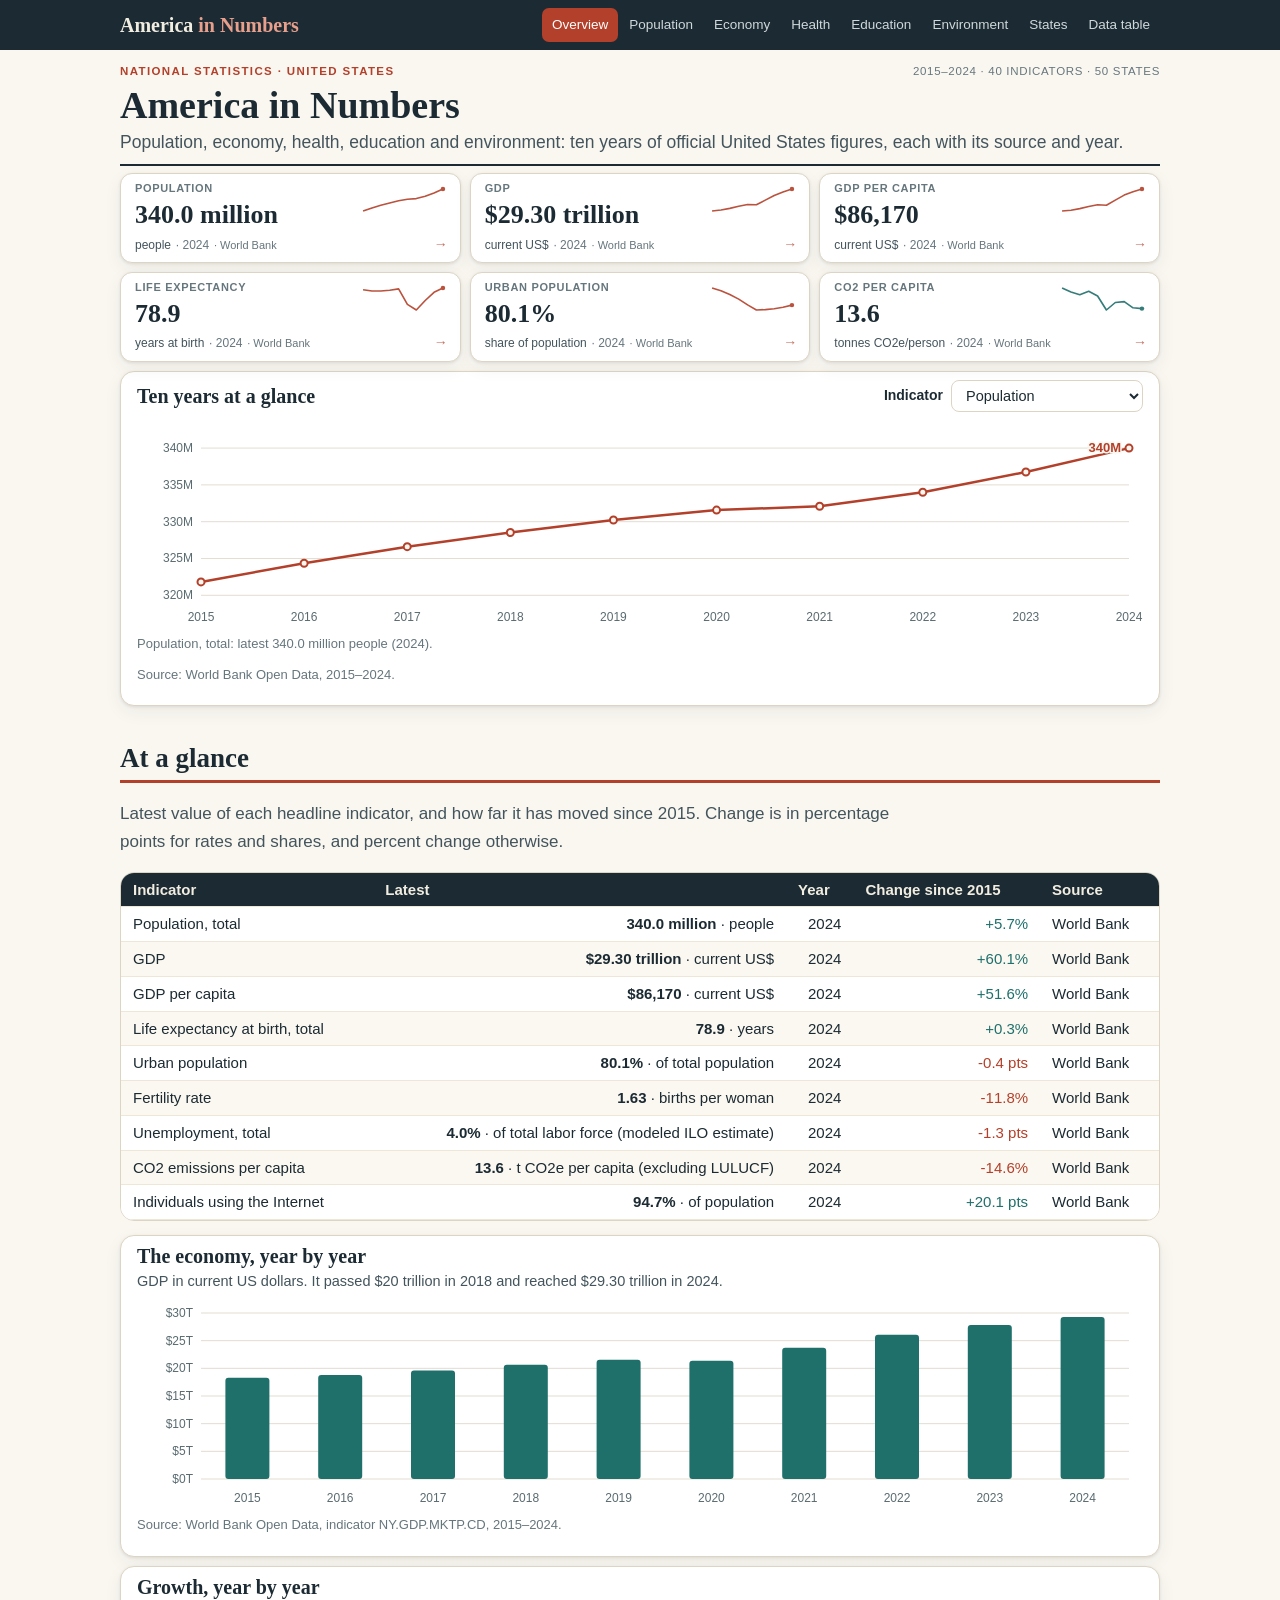
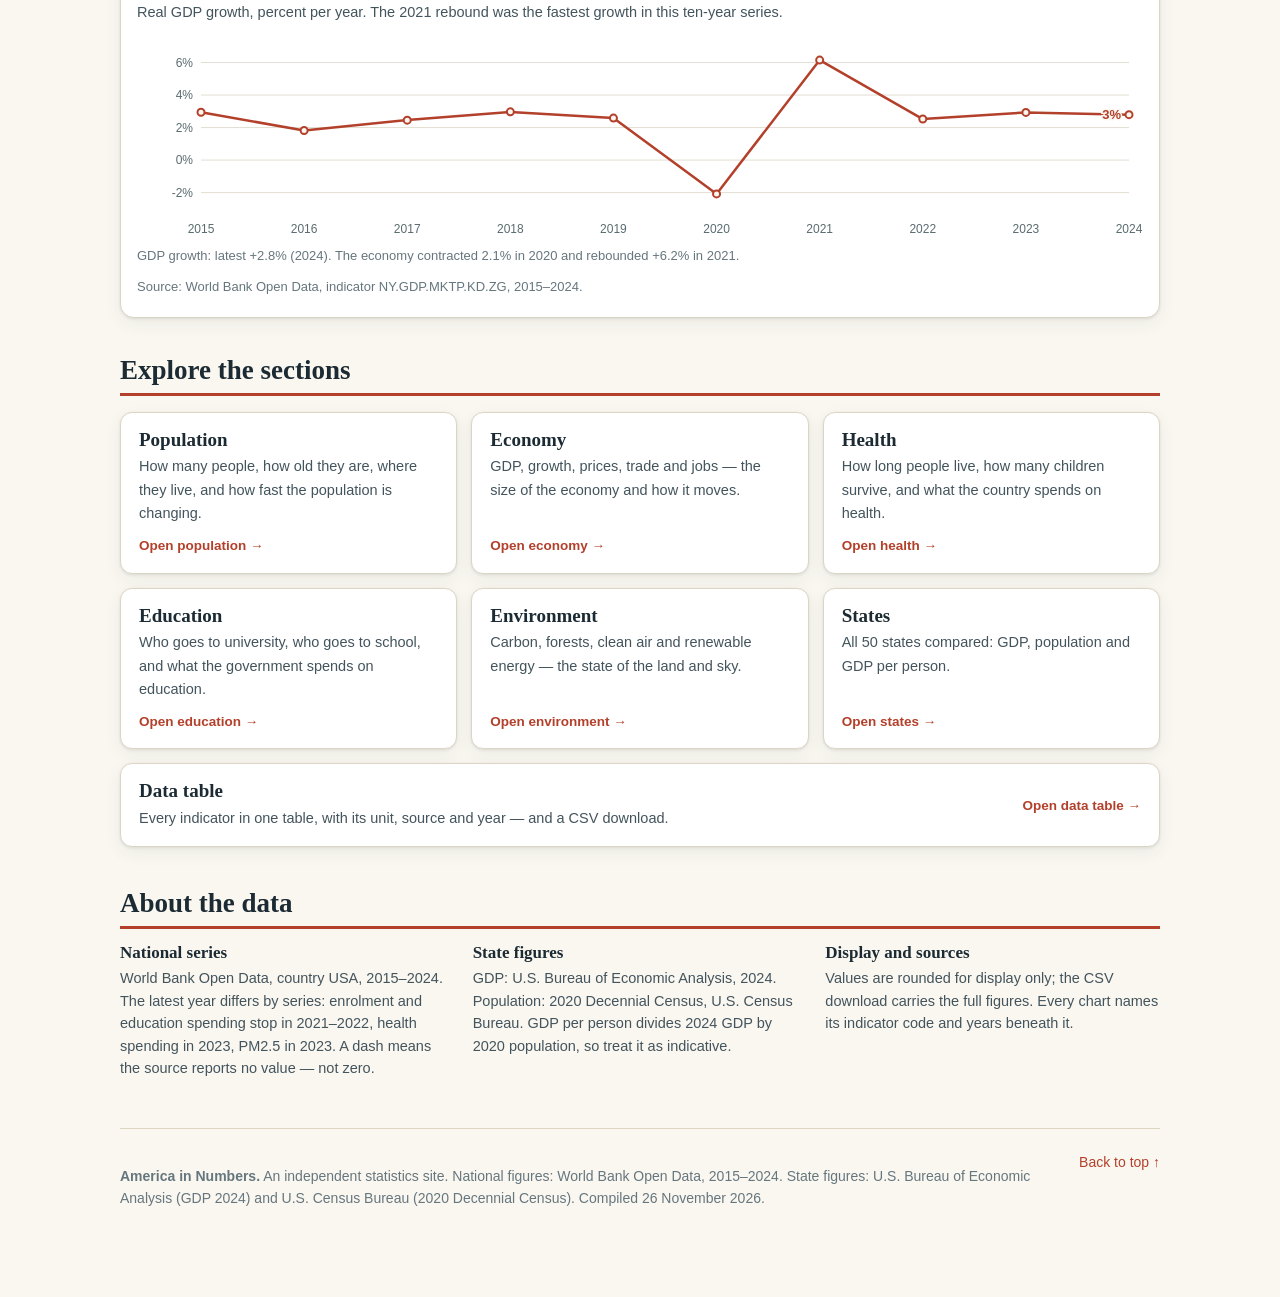
<file: app/index.html>
<!DOCTYPE html>
<html lang="en">
<head>
<meta charset="utf-8">
<meta name="viewport" content="width=device-width, initial-scale=1">
<title>America in Numbers — National Statistics of the United States</title>
<meta name="description" content="Ten years of official U.S. statistics: population, economy, health, education, environment and all 50 states, each figure with its source and year.">
<link rel="stylesheet" href="style.css">
<link rel="icon" href="favicon.png" type="image/png">
<script src="data-overview.js"></script>
<script src="charts.js"></script>
<script src="site.js"></script>
</head>
<body>
<header class="topbar">
  <div class="topbar-inner">
    <a class="brand" href="index.html">America <em>in Numbers</em></a>
    <nav class="topnav">
      <a href="index.html">Overview</a>
      <a href="population.html">Population</a>
      <a href="economy.html">Economy</a>
      <a href="health.html">Health</a>
      <a href="education.html">Education</a>
      <a href="environment.html">Environment</a>
      <a href="states.html">States</a>
      <a href="data.html">Data table</a>
    </nav>
  </div>
</header>

<main class="wrap">
  <section class="masthead">
    <div class="masthead-top">
      <div class="kicker">National Statistics · United States</div>
      <div class="dateline">2015–2024 · 40 indicators · 50 states</div>
    </div>
    <h1>America in Numbers</h1>
    <p class="lede">Population, economy, health, education and environment: ten years
    of official United States figures, each with its source and year.</p>
  </section>

  <section class="stats" aria-label="Key figures">
    <a class="stat" href="population.html" data-ind="population" data-fmt="millionPeople">
      <div class="stat-label">Population</div>
      <div class="stat-value">—</div>
      <div class="stat-sub">people</div>
      <div class="stat-year"></div>
      <div class="stat-source">World Bank</div>
    </a>
    <a class="stat" href="economy.html" data-ind="gdp" data-fmt="usdTrillion">
      <div class="stat-label">GDP</div>
      <div class="stat-value">—</div>
      <div class="stat-sub">current US$</div>
      <div class="stat-year"></div>
      <div class="stat-source">World Bank</div>
    </a>
    <a class="stat" href="economy.html" data-ind="gdpPc" data-fmt="usd">
      <div class="stat-label">GDP per capita</div>
      <div class="stat-value">—</div>
      <div class="stat-sub">current US$</div>
      <div class="stat-year"></div>
      <div class="stat-source">World Bank</div>
    </a>
    <a class="stat" href="health.html" data-ind="lifeExp" data-fmt="num1">
      <div class="stat-label">Life expectancy</div>
      <div class="stat-value">—</div>
      <div class="stat-sub">years at birth</div>
      <div class="stat-year"></div>
      <div class="stat-source">World Bank</div>
    </a>
    <a class="stat" href="population.html" data-ind="urbanPct" data-fmt="pct1">
      <div class="stat-label">Urban population</div>
      <div class="stat-value">—</div>
      <div class="stat-sub">share of population</div>
      <div class="stat-year"></div>
      <div class="stat-source">World Bank</div>
    </a>
    <a class="stat" href="environment.html" data-ind="co2Pc" data-fmt="num1" data-color="#1f6f6b">
      <div class="stat-label">CO2 per capita</div>
      <div class="stat-value">—</div>
      <div class="stat-sub">tonnes CO2e/person</div>
      <div class="stat-year"></div>
      <div class="stat-source">World Bank</div>
    </a>
  </section>
  <p class="stats-note">World Bank Open Data · each card opens its section.</p>

  <section class="panel panel-chart">
    <div class="panel-head">
      <h3>Ten years at a glance</h3>
      <div class="chart-switch">
        <label for="metric">Indicator</label>
        <select id="metric">
          <option value="population">Population</option>
          <option value="urbanPct">Urban population (%)</option>
          <option value="lifeExp">Life expectancy (years)</option>
          <option value="gdpPc">GDP per capita (US$)</option>
        </select>
      </div>
    </div>
    <div id="trend-chart"></div>
    <p class="source-line" id="trend-caption"></p>
    <p class="source-line">Source: World Bank Open Data, 2015–2024.</p>
  </section>

  <section class="section">
    <h2>At a glance</h2>
    <p>Latest value of each headline indicator, and how far it has moved since 2015. Change is in percentage points for rates and shares, and percent change otherwise.</p>
    <div class="table-scroll">
      <table class="data-table" id="glance-table">
        <thead><tr><th>Indicator</th><th>Latest</th><th>Year</th><th>Change since 2015</th><th>Source</th></tr></thead>
        <tbody></tbody>
      </table>
    </div>
  </section>

  <section class="panel">
    <h3>The economy, year by year</h3>
    <p class="panel-sub">GDP in current US dollars. It passed $20 trillion in 2018 and
    reached $29.30 trillion in 2024.</p>
    <div id="gdp-chart"></div>
    <p class="source-line">Source: World Bank Open Data, indicator NY.GDP.MKTP.CD, 2015–2024.</p>
  </section>

  <section class="panel">
    <h3>Growth, year by year</h3>
    <p class="panel-sub">Real GDP growth, percent per year. The 2021 rebound was the
    fastest growth in this ten-year series.</p>
    <div id="growth-chart"></div>
    <p class="source-line" id="growth-caption"></p>
    <p class="source-line">Source: World Bank Open Data, indicator NY.GDP.MKTP.KD.ZG, 2015–2024.</p>
  </section>

  <section class="section">
    <h2>Explore the sections</h2>
    <div class="link-grid">
      <a class="link-card" href="population.html"><h3>Population</h3><p>How many people, how old they are, where they live, and how fast the population is changing.</p><span class="go">Open population →</span></a>
      <a class="link-card" href="economy.html"><h3>Economy</h3><p>GDP, growth, prices, trade and jobs — the size of the economy and how it moves.</p><span class="go">Open economy →</span></a>
      <a class="link-card" href="health.html"><h3>Health</h3><p>How long people live, how many children survive, and what the country spends on health.</p><span class="go">Open health →</span></a>
      <a class="link-card" href="education.html"><h3>Education</h3><p>Who goes to university, who goes to school, and what the government spends on education.</p><span class="go">Open education →</span></a>
      <a class="link-card" href="environment.html"><h3>Environment</h3><p>Carbon, forests, clean air and renewable energy — the state of the land and sky.</p><span class="go">Open environment →</span></a>
      <a class="link-card" href="states.html"><h3>States</h3><p>All 50 states compared: GDP, population and GDP per person.</p><span class="go">Open states →</span></a>
      <a class="link-card link-card-wide" href="data.html"><h3>Data table</h3><p>Every indicator in one table, with its unit, source and year — and a CSV download.</p><span class="go">Open data table →</span></a>
    </div>
  </section>

  <section class="section about">
    <h2>About the data</h2>
    <div class="about-grid">
      <div>
        <h3>National series</h3>
        <p>World Bank Open Data, country USA, 2015–2024. The latest year differs by
        series: enrolment and education spending stop in 2021–2022, health
        spending in 2023, PM2.5 in 2023. A dash means the source reports no
        value — not zero.</p>
      </div>
      <div>
        <h3>State figures</h3>
        <p>GDP: U.S. Bureau of Economic Analysis, 2024. Population: 2020
        Decennial Census, U.S. Census Bureau. GDP per person divides 2024 GDP
        by 2020 population, so treat it as indicative.</p>
      </div>
      <div>
        <h3>Display and sources</h3>
        <p>Values are rounded for display only; the CSV download carries the full
        figures. Every chart names its indicator code and years beneath it.</p>
      </div>
    </div>
  </section>

  <footer>
    <a class="to-top" href="#">Back to top ↑</a>
    <p><strong>America in Numbers.</strong> An independent statistics site. National
    figures: World Bank Open Data, 2015–2024. State figures: U.S. Bureau of
    Economic Analysis (GDP 2024) and U.S. Census Bureau (2020 Decennial
    Census). Compiled 26 November 2026.</p>
  </footer>
</main>

<script>
(function () {
  var S = window.SITE, C = window.CHARTS, D = window.USA;
  S.markActiveNav();
  S.fillStatCards(document);

  var METRICS = {
    population: { name: "Population", fmt: function (v) { return (v / 1e6).toFixed(0) + "M"; } },
    urbanPct: { name: "Urban population, %", fmt: function (v) { return v.toFixed(1) + "%"; } },
    lifeExp: { name: "Life expectancy, years", fmt: function (v) { return Math.abs(v - Math.round(v)) < 1e-6 ? v.toFixed(0) : v.toFixed(1); } },
    gdpPc: { name: "GDP per capita, US$", fmt: function (v) { return "$" + Math.round(v).toLocaleString("en-US"); } }
  };
  var GLANCE_FMT = { fertility: "num2" };
  function unitLabel(ind) {
    return ind.unit.replace(/^%\s*/, "");
  }
  function drawTrend(key) {
    var ind = D.INDICATORS[key];
    C.lineChart(document.getElementById("trend-chart"), {
      label: ind.label + ", 2015-2024",
      series: [{ name: ind.label, values: ind.values, color: "#b3402a" }],
      tickFormat: METRICS[key].fmt
    });
    var latest = S.latestOf(key);
    document.getElementById("trend-caption").textContent =
      ind.label + ": latest " + S.formatValue(key, latest.value, "auto") + " " +
      unitLabel(ind) + " (" + latest.year + ").";
  }
  var select = document.getElementById("metric");
  select.addEventListener("change", function () { drawTrend(select.value); });
  drawTrend("population");

  C.barChart(document.getElementById("gdp-chart"), {
    label: "GDP, current US dollars, 2015-2024",
    values: D.INDICATORS.gdp.values,
    color: "#1f6f6b",
    showValues: false,
    tickFormat: function (v) { return "$" + (v / 1e12).toFixed(0) + "T"; }
  });

  C.lineChart(document.getElementById("growth-chart"), {
    label: "GDP growth, % per year, 2015-2024",
    series: [{ name: "GDP growth", values: D.INDICATORS.gdpGrowth.values, color: "#b3402a" }],
    tickFormat: function (v) { return v.toFixed(0) + "%"; }
  });
  var gVals = D.INDICATORS.gdpGrowth.values;
  var gLatest = S.latestOf("gdpGrowth");
  document.getElementById("growth-caption").textContent =
    "GDP growth: latest " + (gLatest.value >= 0 ? "+" : "") + gLatest.value.toFixed(1) + "% (" + gLatest.year + "). " +
    "The economy contracted " + Math.abs(gVals[5]).toFixed(1) + "% in 2020 and rebounded +" + gVals[6].toFixed(1) + "% in 2021.";

  var glanceKeys = ["population", "gdp", "gdpPc", "lifeExp", "urbanPct", "fertility", "unemployment", "co2Pc", "internetPct"];
  var tbody = document.querySelector("#glance-table tbody");
  glanceKeys.forEach(function (key) {
    var ind = D.INDICATORS[key];
    var latest = S.latestOf(key);
    var change = S.changeSinceStart(key);
    var changeText = "—", tone = "", delta = 0;
    if (change !== null) {
      delta = change.to - change.from;
      changeText = ind.unit.indexOf("%") !== -1
        ? (delta >= 0 ? "+" : "") + delta.toFixed(1) + " pts"
        : (change.pct >= 0 ? "+" : "") + change.pct.toFixed(1) + "%";
      tone = delta >= 0 ? " up" : " down";
    }
    var tr = document.createElement("tr");
    tr.innerHTML = "<td>" + ind.label + "</td><td class=\"num\"><strong>" +
      S.formatValue(key, latest.value, GLANCE_FMT[key] || "auto") + "</strong> · " + unitLabel(ind) +
      "</td><td class=\"num\">" + latest.year + "</td><td class=\"num" + tone + "\">" + changeText +
      "</td><td>World Bank</td>";
    tbody.appendChild(tr);
  });
})();
</script>
</body>
</html>
</file>
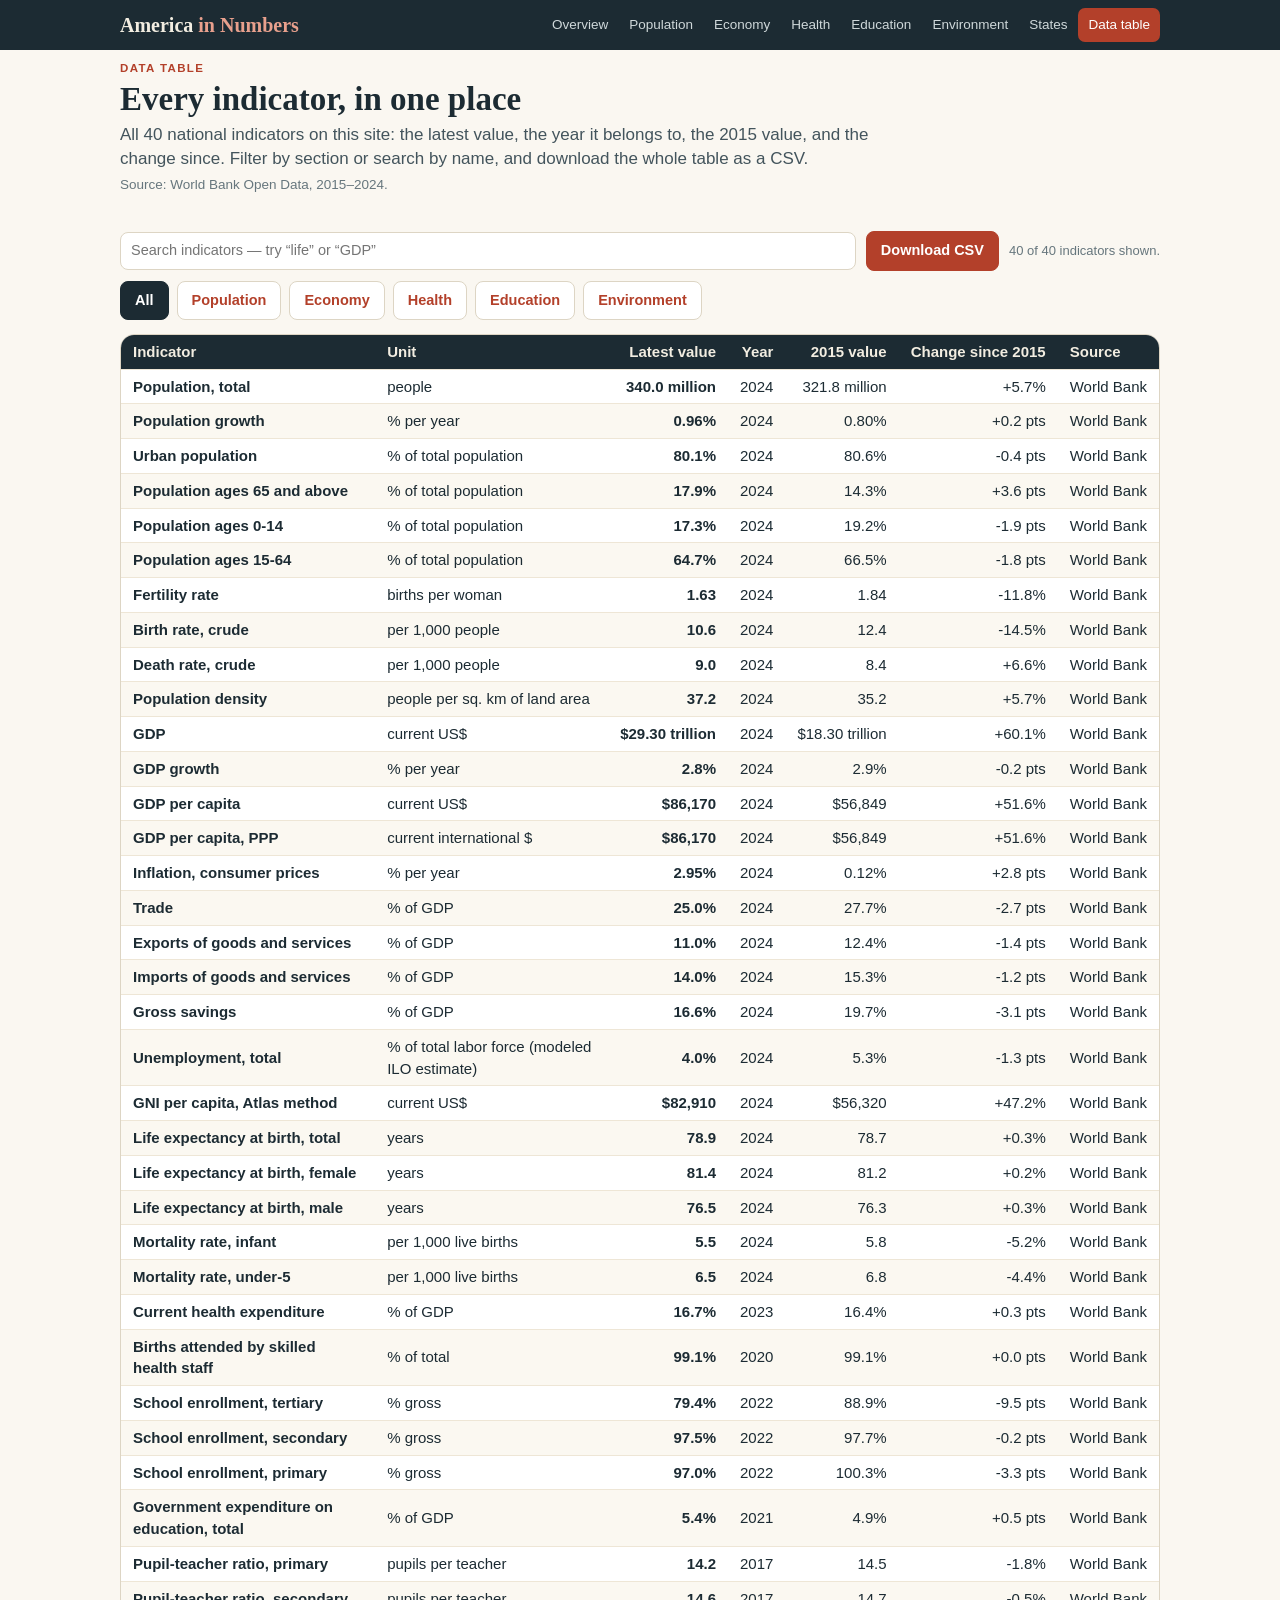
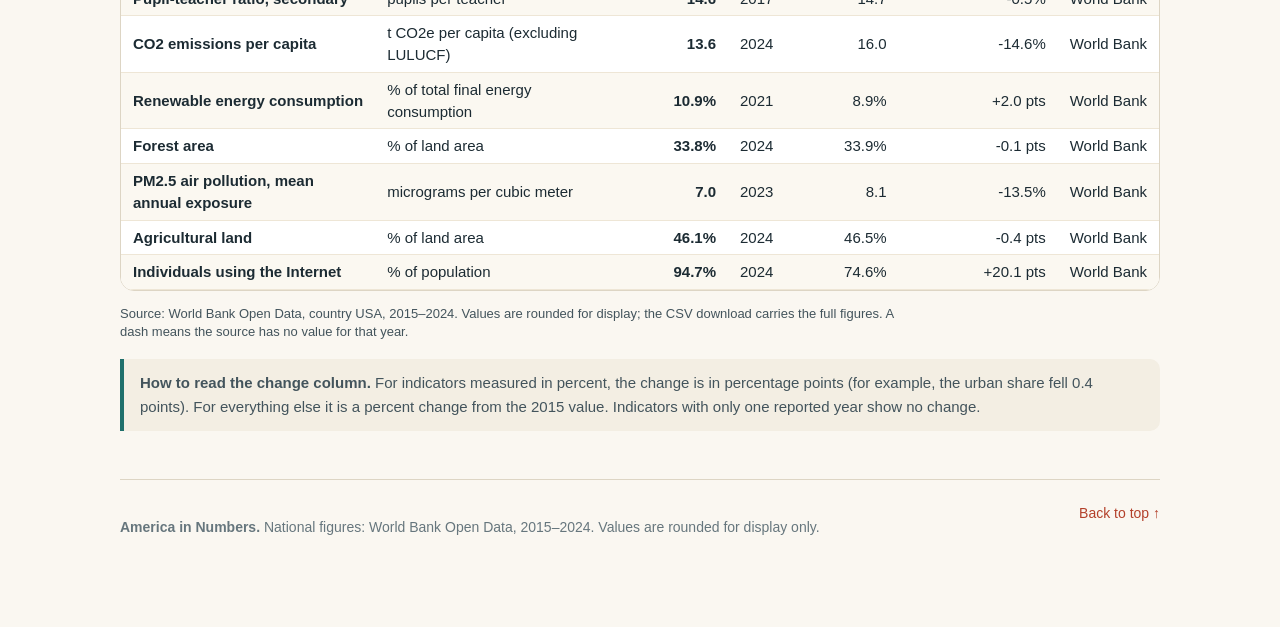
<file: app/data.html>
<!DOCTYPE html>
<html lang="en">
<head>
<meta charset="utf-8">
<meta name="viewport" content="width=device-width, initial-scale=1">
<title>Data table — America in Numbers</title>
<link rel="stylesheet" href="style.css">
<link rel="icon" href="favicon.png" type="image/png">
<script src="data.js"></script>
<script src="charts.js"></script>
<script src="site.js"></script>
<script src="tables.js"></script>
</head>
<body>
<header class="topbar">
  <div class="topbar-inner">
    <a class="brand" href="index.html">America <em>in Numbers</em></a>
    <nav class="topnav">
      <a href="index.html">Overview</a>
      <a href="population.html">Population</a>
      <a href="economy.html">Economy</a>
      <a href="health.html">Health</a>
      <a href="education.html">Education</a>
      <a href="environment.html">Environment</a>
      <a href="states.html">States</a>
      <a href="data.html">Data table</a>
    </nav>
  </div>
</header>

<main class="wrap">
  <section class="hero">
    <div class="kicker">Data table</div>
    <h1>Every indicator, in one place</h1>
    <p class="lede">All 40 national indicators on this site: the latest value, the year
    it belongs to, the 2015 value, and the change since. Filter by section
    or search by name, and download the whole table as a CSV.</p>
    <p class="meta-line">Source: World Bank Open Data, 2015–2024.</p>
  </section>

  <section class="section">
    <div class="toolbar">
      <input type="search" id="data-search" placeholder="Search indicators — try “life” or “GDP”" aria-label="Search indicators">
      <button type="button" id="download-csv">Download CSV</button>
      <span class="count" id="data-count"></span>
    </div>
    <div class="filter-row" role="group" aria-label="Filter by section">
      <button type="button" data-section="all" aria-pressed="true">All</button>
      <button type="button" data-section="population" aria-pressed="false">Population</button>
      <button type="button" data-section="economy" aria-pressed="false">Economy</button>
      <button type="button" data-section="health" aria-pressed="false">Health</button>
      <button type="button" data-section="education" aria-pressed="false">Education</button>
      <button type="button" data-section="environment" aria-pressed="false">Environment</button>
    </div>
    <div class="table-scroll">
      <table class="data-table" id="full-table">
        <thead>
          <tr><th>Indicator</th><th>Unit</th><th class="num">Latest value</th><th class="num">Year</th><th class="num">2015 value</th><th class="num">Change since 2015</th><th>Source</th></tr>
        </thead>
        <tbody></tbody>
      </table>
    </div>
    <p class="source-line">Source: World Bank Open Data, country USA, 2015–2024. Values are
    rounded for display; the CSV download carries the full figures. A dash
    means the source has no value for that year.</p>
  </section>

  <div class="note"><strong>How to read the change column.</strong> For indicators measured
  in percent, the change is in percentage points (for example, the urban
  share fell 0.4 points). For everything else it is a percent change from
  the 2015 value. Indicators with only one reported year show no change.</div>

  <footer>
    <a class="to-top" href="#">Back to top ↑</a>
    <p><strong>America in Numbers.</strong> National figures: World Bank Open Data,
    2015–2024. Values are rounded for display only.</p>
  </footer>
</main>

<script>
(function () {
  var S = window.SITE, D = window.USA;
  S.markActiveNav();

  var sectionOf = {};
  Object.keys(D.SECTIONS).forEach(function (sec) {
    D.SECTIONS[sec].forEach(function (key) { sectionOf[key] = sec; });
  });

  // Alternate words people search for, beyond the indicator's own label.
  var KEYWORDS = {
    co2Pc: "carbon dioxide greenhouse gas",
    gdpPcPpp: "ppp purchasing power parity",
    tertiaryEnroll: "university college higher education",
    secondaryEnroll: "high school middle school",
    primaryEnroll: "elementary school",
    pm25: "air pollution smog",
    renewablePct: "clean energy wind solar",
    lifeExp: "longevity lifespan",
    infantMort: "babies child death",
    urbanPct: "cities",
    fertility: "births babies",
    unemployment: "jobs jobless"
  };

  // Keep the table's precision in step with the section pages.
  var FMT = { popGrowth: "pct2", fertility: "num2", cpi: "pct2" };
  var tbody = document.querySelector("#full-table tbody");
  Object.keys(D.INDICATORS).forEach(function (key) {
    var ind = D.INDICATORS[key];
    var latest = S.latestOf(key);
    var first = ind.values[0];
    var change = "—";
    if (first !== null && first !== undefined && latest.value !== null) {
      if (ind.unit.indexOf("%") !== -1) {
        var pts = latest.value - first;
        change = (pts >= 0 ? "+" : "") + pts.toFixed(1) + " pts";
      } else {
        var pct = ((latest.value - first) / Math.abs(first)) * 100;
        change = (pct >= 0 ? "+" : "") + pct.toFixed(1) + "%";
      }
    }
    var tr = document.createElement("tr");
    tr.setAttribute("data-section", sectionOf[key] || "all");
    if (KEYWORDS[key]) tr.setAttribute("data-keywords", KEYWORDS[key]);
    tr.innerHTML = "<td><strong>" + ind.label + "</strong></td><td>" + ind.unit +
      "</td><td class=\"num\"><strong>" + S.formatValue(key, latest.value, FMT[key] || "auto") +
      "</strong></td><td class=\"num\">" + (latest.year === null ? "—" : latest.year) +
      "</td><td class=\"num\">" + (first === null || first === undefined ? "—" : S.formatValue(key, first, FMT[key] || "auto")) +
      "</td><td class=\"num\">" + change + "</td><td>World Bank</td>";
    tbody.appendChild(tr);
  });

  var table = document.getElementById("full-table");
  var search = document.getElementById("data-search");
  var count = document.getElementById("data-count");
  var total = Object.keys(D.INDICATORS).length;
  var activeSection = "all";
  // Section filter and search combine: a row shows only when it belongs to
  // the chosen section and its text (or keywords) matches the query.
  function applyFilters() {
    var q = search.value.trim().toLowerCase();
    var shown = 0;
    table.querySelectorAll("tbody tr").forEach(function (row) {
      var inSection = activeSection === "all" || row.getAttribute("data-section") === activeSection;
      var hay = (row.textContent + " " + (row.getAttribute("data-keywords") || "")).toLowerCase();
      var show = inSection && hay.indexOf(q) !== -1;
      row.style.display = show ? "" : "none";
      if (show) shown += 1;
    });
    count.textContent = shown + " of " + total + " indicators shown.";
  }
  search.addEventListener("input", applyFilters);
  document.querySelectorAll("[data-section]").forEach(function (btn) {
    btn.addEventListener("click", function () {
      activeSection = btn.getAttribute("data-section");
      document.querySelectorAll("[data-section]").forEach(function (b) { b.setAttribute("aria-pressed", "false"); });
      btn.setAttribute("aria-pressed", "true");
      applyFilters();
    });
  });
  applyFilters();
  document.getElementById("download-csv").addEventListener("click", S.downloadCsv);
})();
</script>
</body>
</html>
</file>
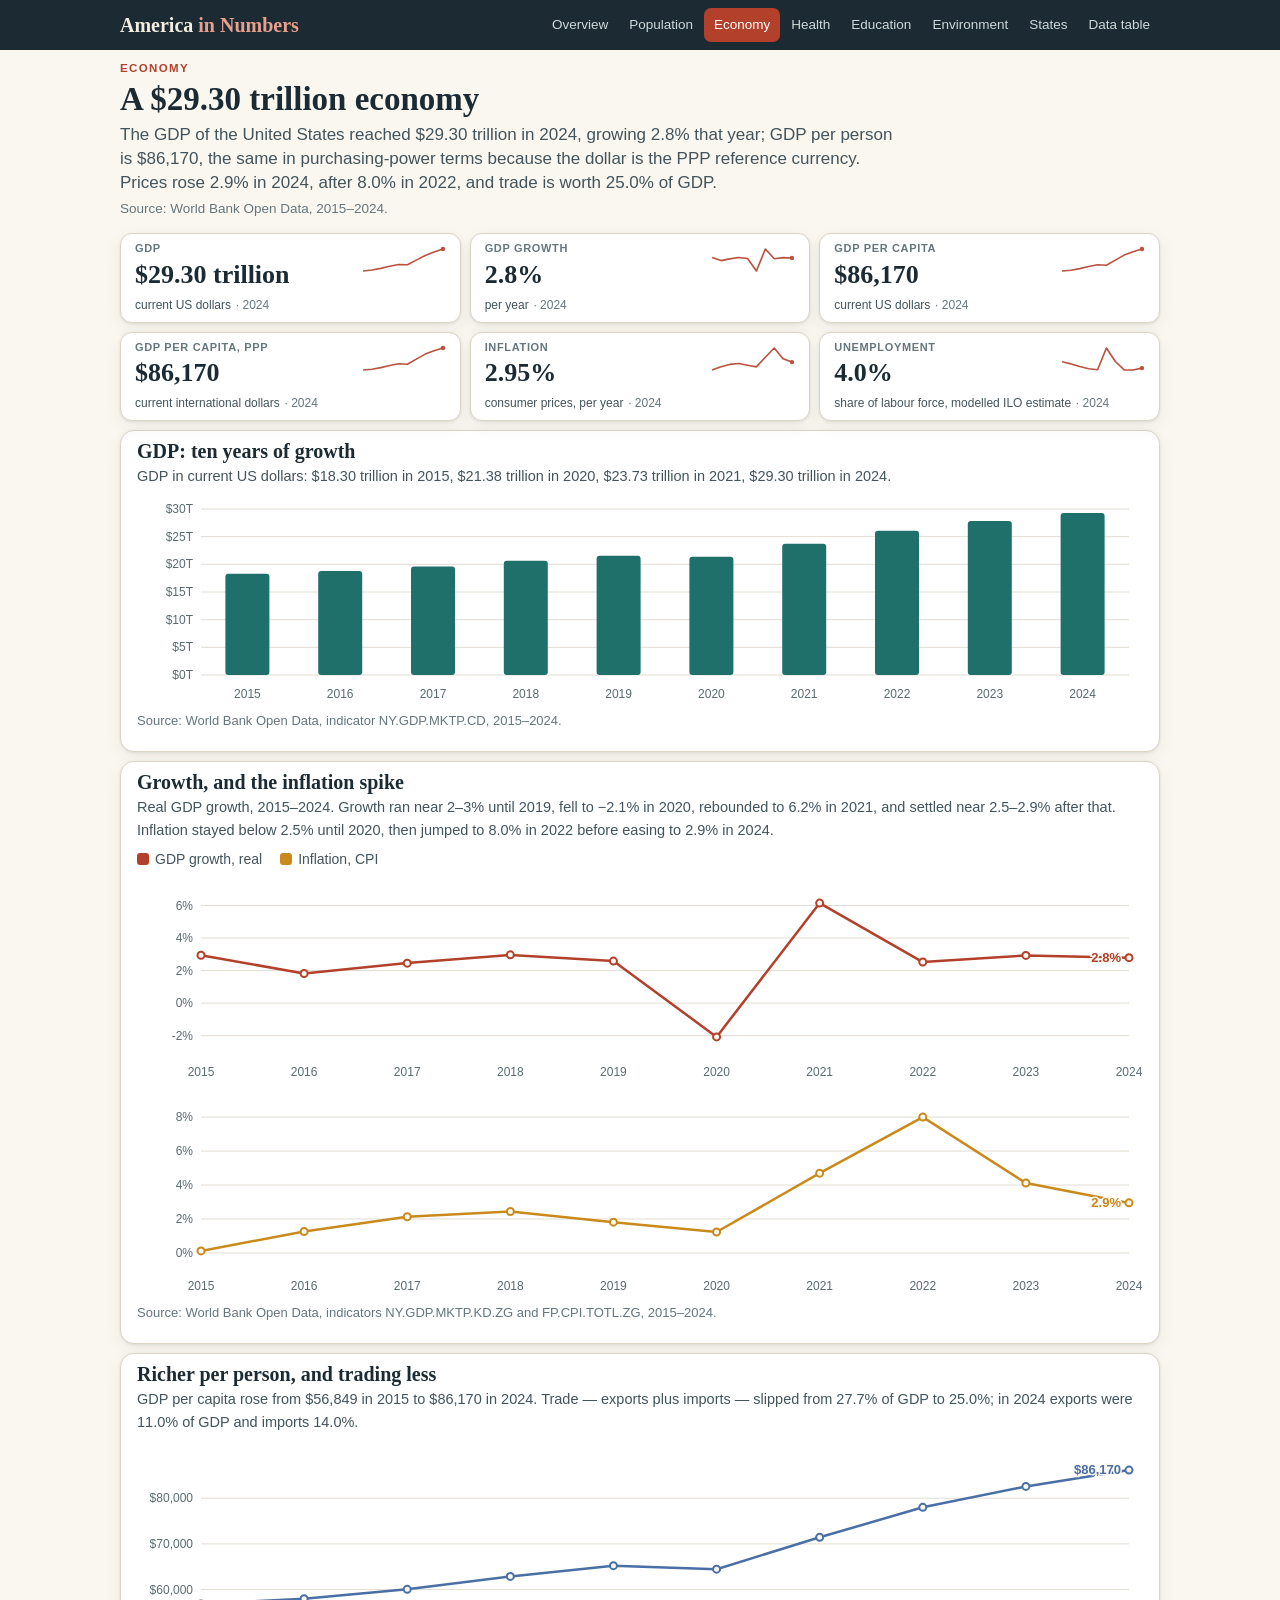
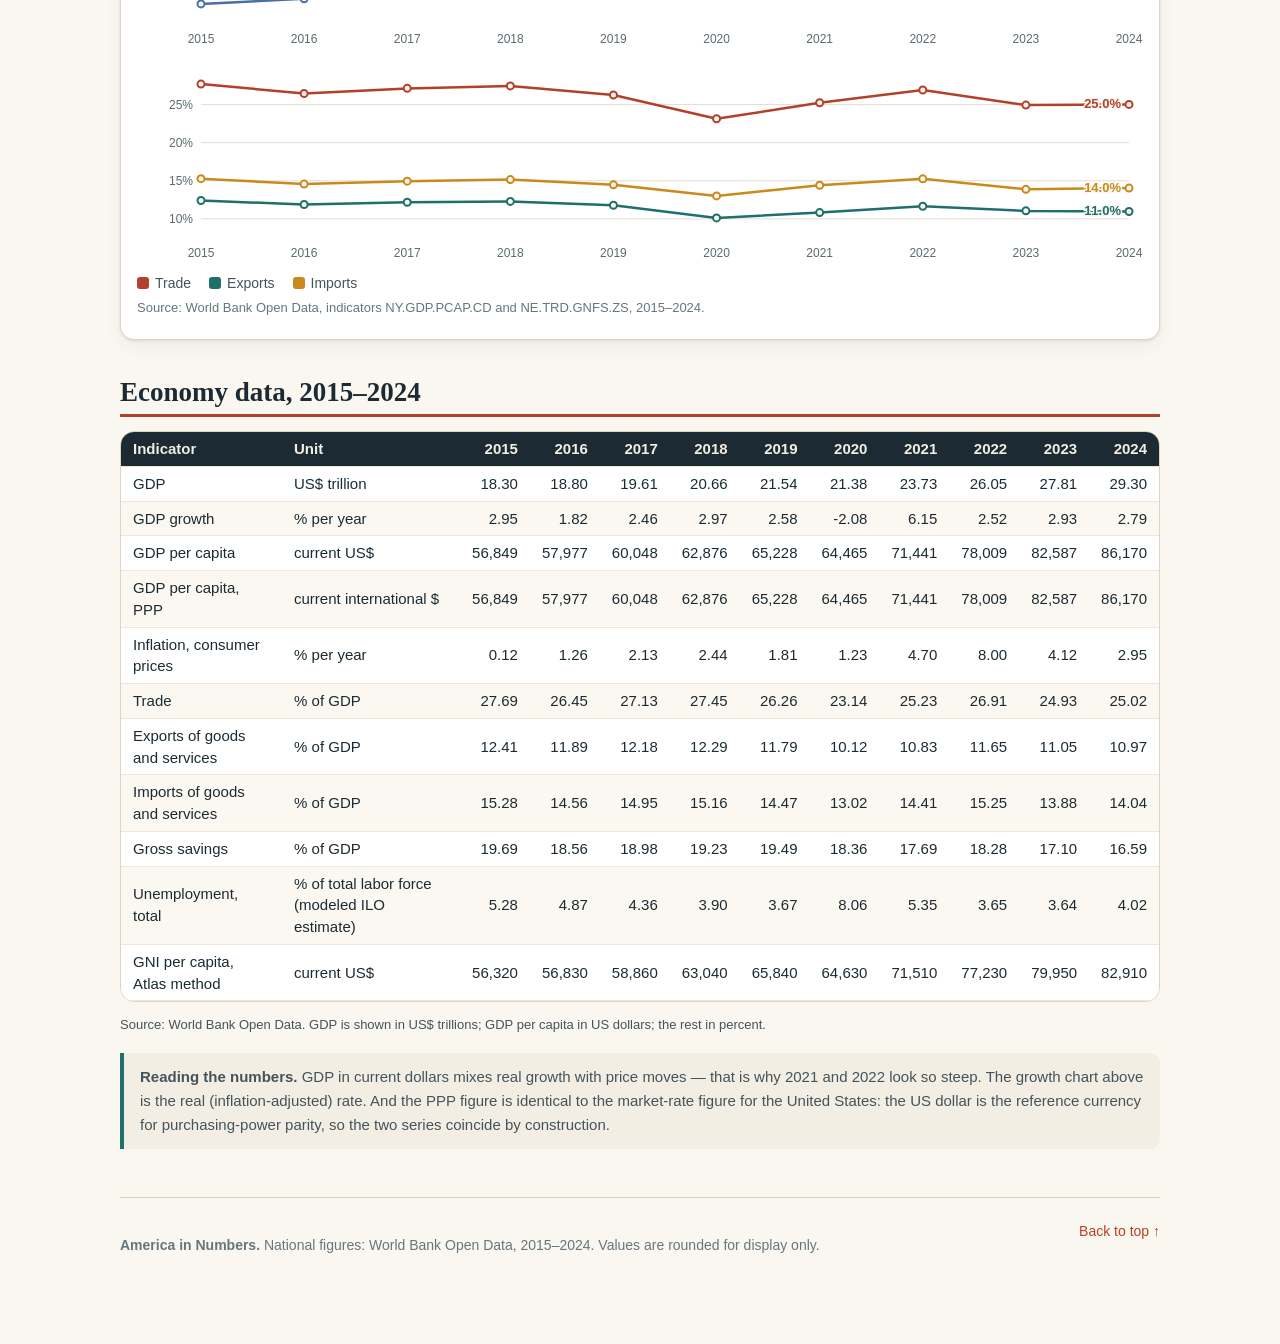
<file: app/economy.html>
<!DOCTYPE html>
<html lang="en">
<head>
<meta charset="utf-8">
<meta name="viewport" content="width=device-width, initial-scale=1">
<title>Economy — America in Numbers</title>
<link rel="stylesheet" href="style.css">
<link rel="icon" href="favicon.png" type="image/png">
<script src="data.js"></script>
<script src="charts.js"></script>
<script src="site.js"></script>
<script src="tables.js"></script>
</head>
<body>
<header class="topbar">
  <div class="topbar-inner">
    <a class="brand" href="index.html">America <em>in Numbers</em></a>
    <nav class="topnav">
      <a href="index.html">Overview</a>
      <a href="population.html">Population</a>
      <a href="economy.html">Economy</a>
      <a href="health.html">Health</a>
      <a href="education.html">Education</a>
      <a href="environment.html">Environment</a>
      <a href="states.html">States</a>
      <a href="data.html">Data table</a>
    </nav>
  </div>
</header>

<main class="wrap">
  <section class="hero">
    <div class="kicker">Economy</div>
    <h1>A $29.30 trillion economy</h1>
    <p class="lede">The GDP of the United States reached $29.30 trillion in 2024, growing
    2.8% that year; GDP per person is $86,170, the same in purchasing-power
    terms because the dollar is the PPP reference currency. Prices rose 2.9%
    in 2024, after 8.0% in 2022, and trade is worth 25.0% of GDP.</p>
    <p class="meta-line">Source: World Bank Open Data, 2015–2024.</p>
  </section>

  <section class="stats" aria-label="Key economic figures">
    <div class="stat" data-ind="gdp" data-fmt="usdTrillion">
      <div class="stat-label">GDP</div>
      <div class="stat-value">—</div>
      <div class="stat-sub">current US dollars</div>
      <div class="stat-year"></div>
    </div>
    <div class="stat" data-ind="gdpGrowth" data-fmt="pct1">
      <div class="stat-label">GDP growth</div>
      <div class="stat-value">—</div>
      <div class="stat-sub">per year</div>
      <div class="stat-year"></div>
    </div>
    <div class="stat" data-ind="gdpPc" data-fmt="usd">
      <div class="stat-label">GDP per capita</div>
      <div class="stat-value">—</div>
      <div class="stat-sub">current US dollars</div>
      <div class="stat-year"></div>
    </div>
    <div class="stat" data-ind="gdpPcPpp" data-fmt="usd">
      <div class="stat-label">GDP per capita, PPP</div>
      <div class="stat-value">—</div>
      <div class="stat-sub">current international dollars</div>
      <div class="stat-year"></div>
    </div>
    <div class="stat" data-ind="cpi" data-fmt="pct2">
      <div class="stat-label">Inflation</div>
      <div class="stat-value">—</div>
      <div class="stat-sub">consumer prices, per year</div>
      <div class="stat-year"></div>
    </div>
    <div class="stat" data-ind="unemployment" data-fmt="pct1">
      <div class="stat-label">Unemployment</div>
      <div class="stat-value">—</div>
      <div class="stat-sub">share of labour force, modelled ILO estimate</div>
      <div class="stat-year"></div>
    </div>
  </section>

  <section class="panel">
    <h3>GDP: ten years of growth</h3>
    <p class="panel-sub">GDP in current US dollars: $18.30 trillion in 2015, $21.38 trillion
    in 2020, $23.73 trillion in 2021, $29.30 trillion in 2024.</p>
    <div id="gdp-chart"></div>
    <p class="source-line">Source: World Bank Open Data, indicator NY.GDP.MKTP.CD, 2015–2024.</p>
  </section>

  <section class="panel">
    <h3>Growth, and the inflation spike</h3>
    <p class="panel-sub">Real GDP growth, 2015–2024. Growth ran near 2–3% until 2019, fell
    to −2.1% in 2020, rebounded to 6.2% in 2021, and settled near 2.5–2.9%
    after that. Inflation stayed below 2.5% until 2020, then jumped to 8.0%
    in 2022 before easing to 2.9% in 2024.</p>
    <div class="chart-legend"><span><i style="background:#b3402a"></i>GDP growth, real</span><span><i style="background:#c98a1b"></i>Inflation, CPI</span></div>
    <div id="growth-chart"></div>
    <div id="cpi-chart"></div>
    <p class="source-line">Source: World Bank Open Data, indicators NY.GDP.MKTP.KD.ZG and
    FP.CPI.TOTL.ZG, 2015–2024.</p>
  </section>

  <section class="panel">
    <h3>Richer per person, and trading less</h3>
    <p class="panel-sub">GDP per capita rose from $56,849 in 2015 to $86,170 in 2024. Trade —
    exports plus imports — slipped from 27.7% of GDP to 25.0%; in 2024
    exports were 11.0% of GDP and imports 14.0%.</p>
    <div id="gdppc-chart"></div>
    <div id="trade-chart"></div>
    <p class="source-line">Source: World Bank Open Data, indicators NY.GDP.PCAP.CD and
    NE.TRD.GNFS.ZS, 2015–2024.</p>
  </section>

  <section class="section">
    <h2>Economy data, 2015–2024</h2>
    <div class="table-scroll" id="econ-table"></div>
    <p class="source-line">Source: World Bank Open Data. GDP is shown in US$ trillions;
    GDP per capita in US dollars; the rest in percent.</p>
  </section>

  <div class="note"><strong>Reading the numbers.</strong> GDP in current dollars mixes real
  growth with price moves — that is why 2021 and 2022 look so steep. The
  growth chart above is the real (inflation-adjusted) rate. And the PPP
  figure is identical to the market-rate figure for the United States:
  the US dollar is the reference currency for purchasing-power parity, so
  the two series coincide by construction.</div>

  <footer>
    <a class="to-top" href="#">Back to top ↑</a>
    <p><strong>America in Numbers.</strong> National figures: World Bank Open Data,
    2015–2024. Values are rounded for display only.</p>
  </footer>
</main>

<script>
(function () {
  var S = window.SITE, C = window.CHARTS, D = window.USA;
  S.markActiveNav();
  S.fillStatCards(document);

  C.barChart(document.getElementById("gdp-chart"), {
    label: "GDP, current US dollars, 2015-2024",
    values: D.INDICATORS.gdp.values,
    color: "#1f6f6b",
    showValues: false,
    tickFormat: function (v) { return "$" + (v / 1e12).toFixed(0) + "T"; }
  });
  C.lineChart(document.getElementById("growth-chart"), {
    label: "GDP growth, annual percent, 2015-2024",
    series: [{ name: "GDP growth", values: D.INDICATORS.gdpGrowth.values, color: "#b3402a" }],
    tickFormat: function (v) { return C.pctTick(v); }
  });
  C.lineChart(document.getElementById("cpi-chart"), {
    label: "Inflation, consumer prices, annual percent, 2015-2024",
    series: [{ name: "Inflation", values: D.INDICATORS.cpi.values, color: "#c98a1b" }],
    tickFormat: function (v) { return C.pctTick(v); }
  });
  C.lineChart(document.getElementById("gdppc-chart"), {
    label: "GDP per capita, current US dollars, 2015-2024",
    series: [{ name: "GDP per capita", values: D.INDICATORS.gdpPc.values, color: "#4a6fa5" }],
    tickFormat: function (v) { return "$" + Math.round(v).toLocaleString("en-US"); }
  });
  C.lineChart(document.getElementById("trade-chart"), {
    label: "Trade, percent of GDP, 2015-2024",
    series: [
      { name: "Trade", values: D.INDICATORS.tradePct.values, color: "#b3402a" },
      { name: "Exports", values: D.INDICATORS.exportsPct.values, color: "#1f6f6b" },
      { name: "Imports", values: D.INDICATORS.importsPct.values, color: "#c98a1b" }
    ],
    tickFormat: function (v) { return C.pctTick(v); }
  });

  S.seriesTable(document.getElementById("econ-table"),
    ["gdp", "gdpGrowth", "gdpPc", "gdpPcPpp", "cpi", "tradePct", "exportsPct", "importsPct", "savingsPct", "unemployment", "gniPc"]);
})();
</script>
</body>
</html>
</file>
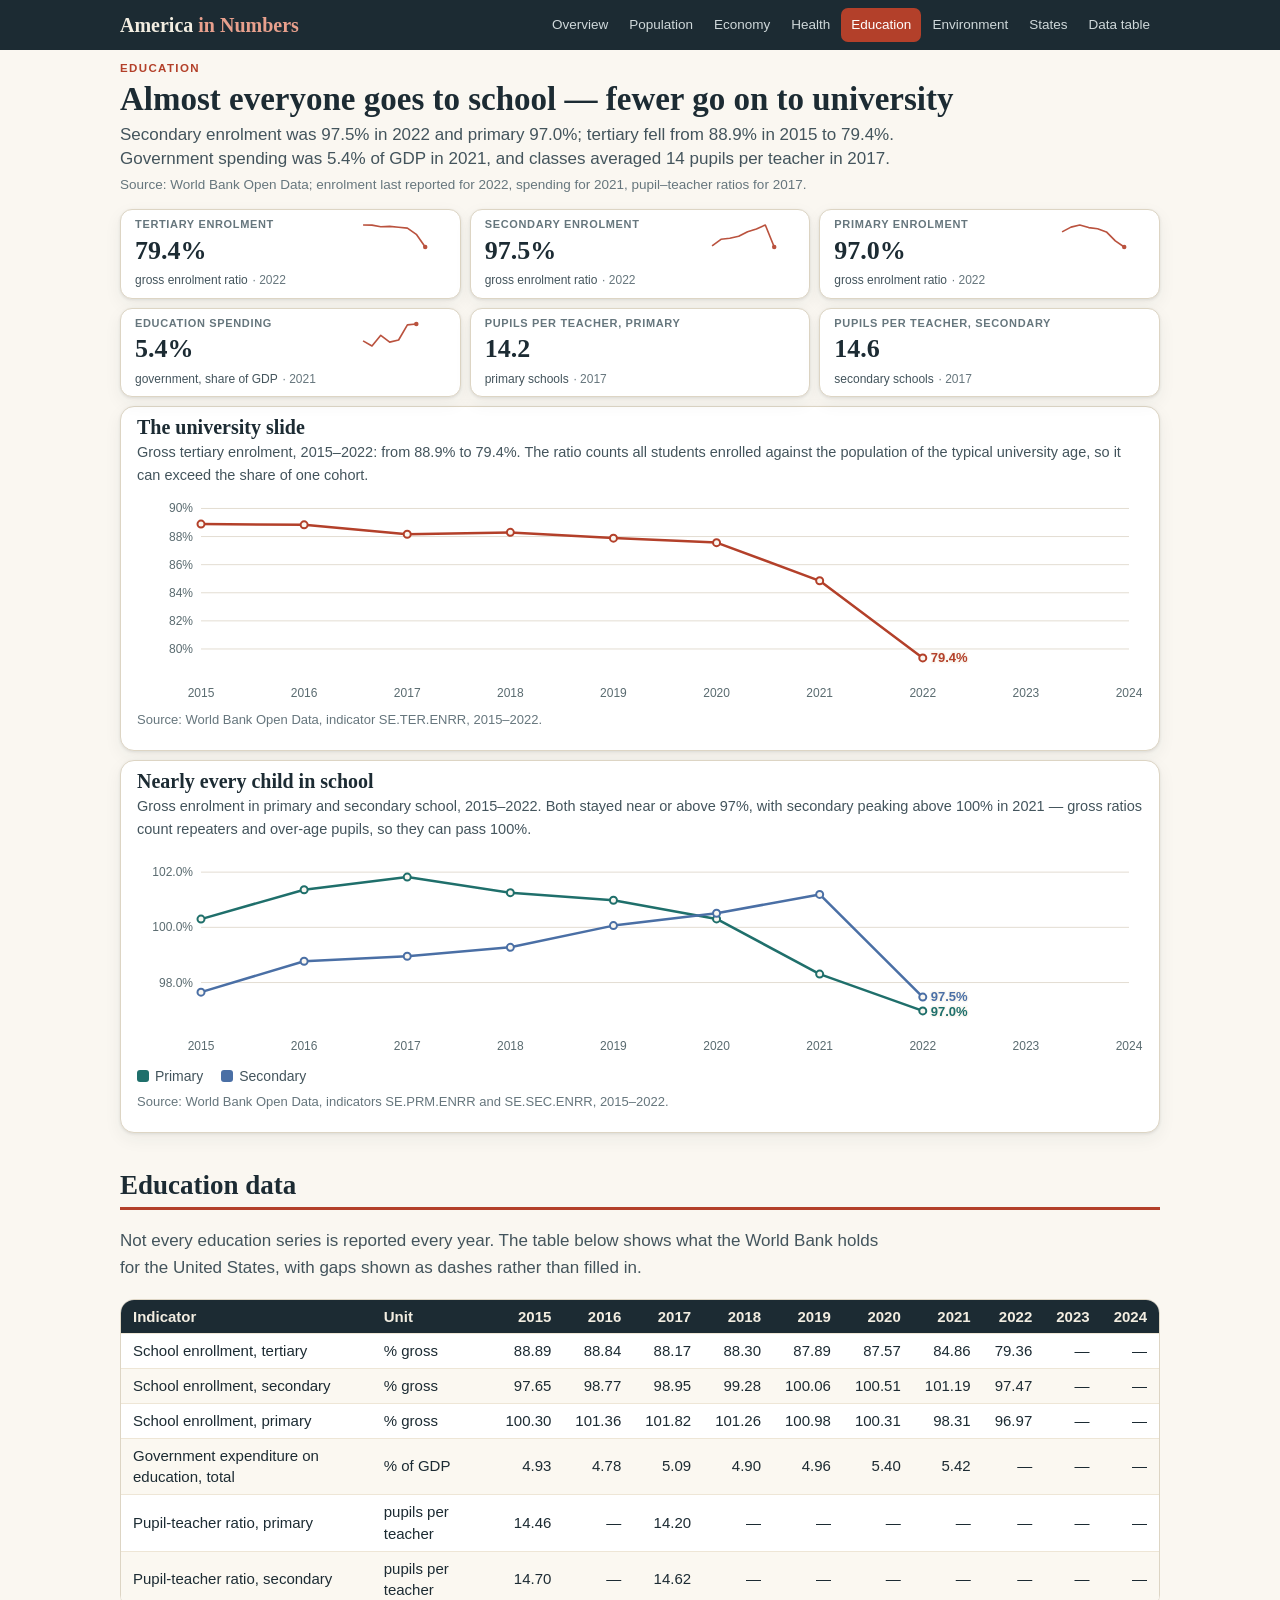
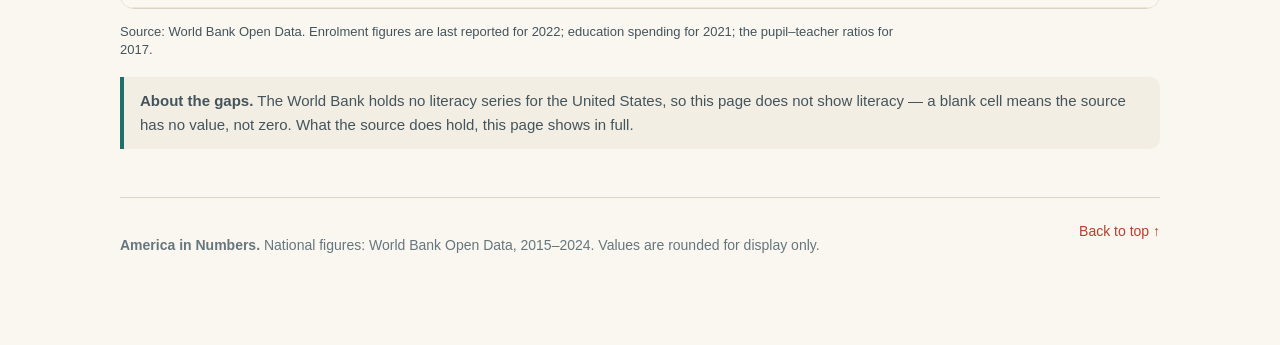
<file: app/education.html>
<!DOCTYPE html>
<html lang="en">
<head>
<meta charset="utf-8">
<meta name="viewport" content="width=device-width, initial-scale=1">
<title>Education — America in Numbers</title>
<link rel="stylesheet" href="style.css">
<link rel="icon" href="favicon.png" type="image/png">
<script src="data.js"></script>
<script src="charts.js"></script>
<script src="site.js"></script>
<script src="tables.js"></script>
</head>
<body>
<header class="topbar">
  <div class="topbar-inner">
    <a class="brand" href="index.html">America <em>in Numbers</em></a>
    <nav class="topnav">
      <a href="index.html">Overview</a>
      <a href="population.html">Population</a>
      <a href="economy.html">Economy</a>
      <a href="health.html">Health</a>
      <a href="education.html">Education</a>
      <a href="environment.html">Environment</a>
      <a href="states.html">States</a>
      <a href="data.html">Data table</a>
    </nav>
  </div>
</header>

<main class="wrap">
  <section class="hero">
    <div class="kicker">Education</div>
    <h1>Almost everyone goes to school — fewer go on to university</h1>
    <p class="lede">Secondary enrolment was 97.5% in 2022 and primary 97.0%; tertiary fell
    from 88.9% in 2015 to 79.4%. Government spending was 5.4% of GDP in 2021,
    and classes averaged 14 pupils per teacher in 2017.</p>
    <p class="meta-line">Source: World Bank Open Data; enrolment last reported for 2022,
    spending for 2021, pupil–teacher ratios for 2017.</p>
  </section>

  <section class="stats" aria-label="Key education figures">
    <div class="stat" data-ind="tertiaryEnroll" data-fmt="pct1">
      <div class="stat-label">Tertiary enrolment</div>
      <div class="stat-value">—</div>
      <div class="stat-sub">gross enrolment ratio</div>
      <div class="stat-year"></div>
    </div>
    <div class="stat" data-ind="secondaryEnroll" data-fmt="pct1">
      <div class="stat-label">Secondary enrolment</div>
      <div class="stat-value">—</div>
      <div class="stat-sub">gross enrolment ratio</div>
      <div class="stat-year"></div>
    </div>
    <div class="stat" data-ind="primaryEnroll" data-fmt="pct1">
      <div class="stat-label">Primary enrolment</div>
      <div class="stat-value">—</div>
      <div class="stat-sub">gross enrolment ratio</div>
      <div class="stat-year"></div>
    </div>
    <div class="stat" data-ind="eduExpPct" data-fmt="pct1">
      <div class="stat-label">Education spending</div>
      <div class="stat-value">—</div>
      <div class="stat-sub">government, share of GDP</div>
      <div class="stat-year"></div>
    </div>
    <div class="stat" data-ind="pupilTeacherPrimary" data-fmt="num1">
      <div class="stat-label">Pupils per teacher, primary</div>
      <div class="stat-value">—</div>
      <div class="stat-sub">primary schools</div>
      <div class="stat-year"></div>
    </div>
    <div class="stat" data-ind="pupilTeacherSecondary" data-fmt="num1">
      <div class="stat-label">Pupils per teacher, secondary</div>
      <div class="stat-value">—</div>
      <div class="stat-sub">secondary schools</div>
      <div class="stat-year"></div>
    </div>
  </section>

  <section class="panel">
    <h3>The university slide</h3>
    <p class="panel-sub">Gross tertiary enrolment, 2015–2022: from 88.9% to 79.4%. The
    ratio counts all students enrolled against the population of the
    typical university age, so it can exceed the share of one cohort.</p>
    <div id="tertiary-chart"></div>
    <p class="source-line">Source: World Bank Open Data, indicator SE.TER.ENRR, 2015–2022.</p>
  </section>

  <section class="panel">
    <h3>Nearly every child in school</h3>
    <p class="panel-sub">Gross enrolment in primary and secondary school, 2015–2022. Both
    stayed near or above 97%, with secondary peaking above 100% in 2021 —
    gross ratios count repeaters and over-age pupils, so they can pass
    100%.</p>
    <div id="school-chart"></div>
    <p class="source-line">Source: World Bank Open Data, indicators SE.PRM.ENRR and
    SE.SEC.ENRR, 2015–2022.</p>
  </section>

  <section class="section">
    <h2>Education data</h2>
    <p>Not every education series is reported every year. The table below
    shows what the World Bank holds for the United States, with gaps shown
    as dashes rather than filled in.</p>
    <div class="table-scroll" id="edu-table"></div>
    <p class="source-line">Source: World Bank Open Data. Enrolment figures are last reported
    for 2022; education spending for 2021; the pupil–teacher ratios for
    2017.</p>
  </section>

  <div class="note"><strong>About the gaps.</strong> The World Bank holds no literacy
  series for the United States, so this page does not show literacy — a
  blank cell means the source has no value, not zero. What the source does
  hold, this page shows in full.</div>

  <footer>
    <a class="to-top" href="#">Back to top ↑</a>
    <p><strong>America in Numbers.</strong> National figures: World Bank Open Data,
    2015–2024. Values are rounded for display only.</p>
  </footer>
</main>

<script>
(function () {
  var S = window.SITE, C = window.CHARTS, D = window.USA;
  S.markActiveNav();
  S.fillStatCards(document);

  C.lineChart(document.getElementById("tertiary-chart"), {
    label: "School enrollment, tertiary, percent gross, 2015-2022",
    series: [{ name: "Tertiary enrolment", values: D.INDICATORS.tertiaryEnroll.values, color: "#b3402a" }],
    tickFormat: function (v) { return C.pctTick(v); }
  });
  C.lineChart(document.getElementById("school-chart"), {
    label: "School enrollment, primary and secondary, percent gross, 2015-2022",
    series: [
      { name: "Primary", values: D.INDICATORS.primaryEnroll.values, color: "#1f6f6b" },
      { name: "Secondary", values: D.INDICATORS.secondaryEnroll.values, color: "#4a6fa5" }
    ],
    tickFormat: function (v) { return v.toFixed(1) + "%"; }
  });

  S.seriesTable(document.getElementById("edu-table"),
    ["tertiaryEnroll", "secondaryEnroll", "primaryEnroll", "eduExpPct", "pupilTeacherPrimary", "pupilTeacherSecondary"]);
})();
</script>
</body>
</html>
</file>
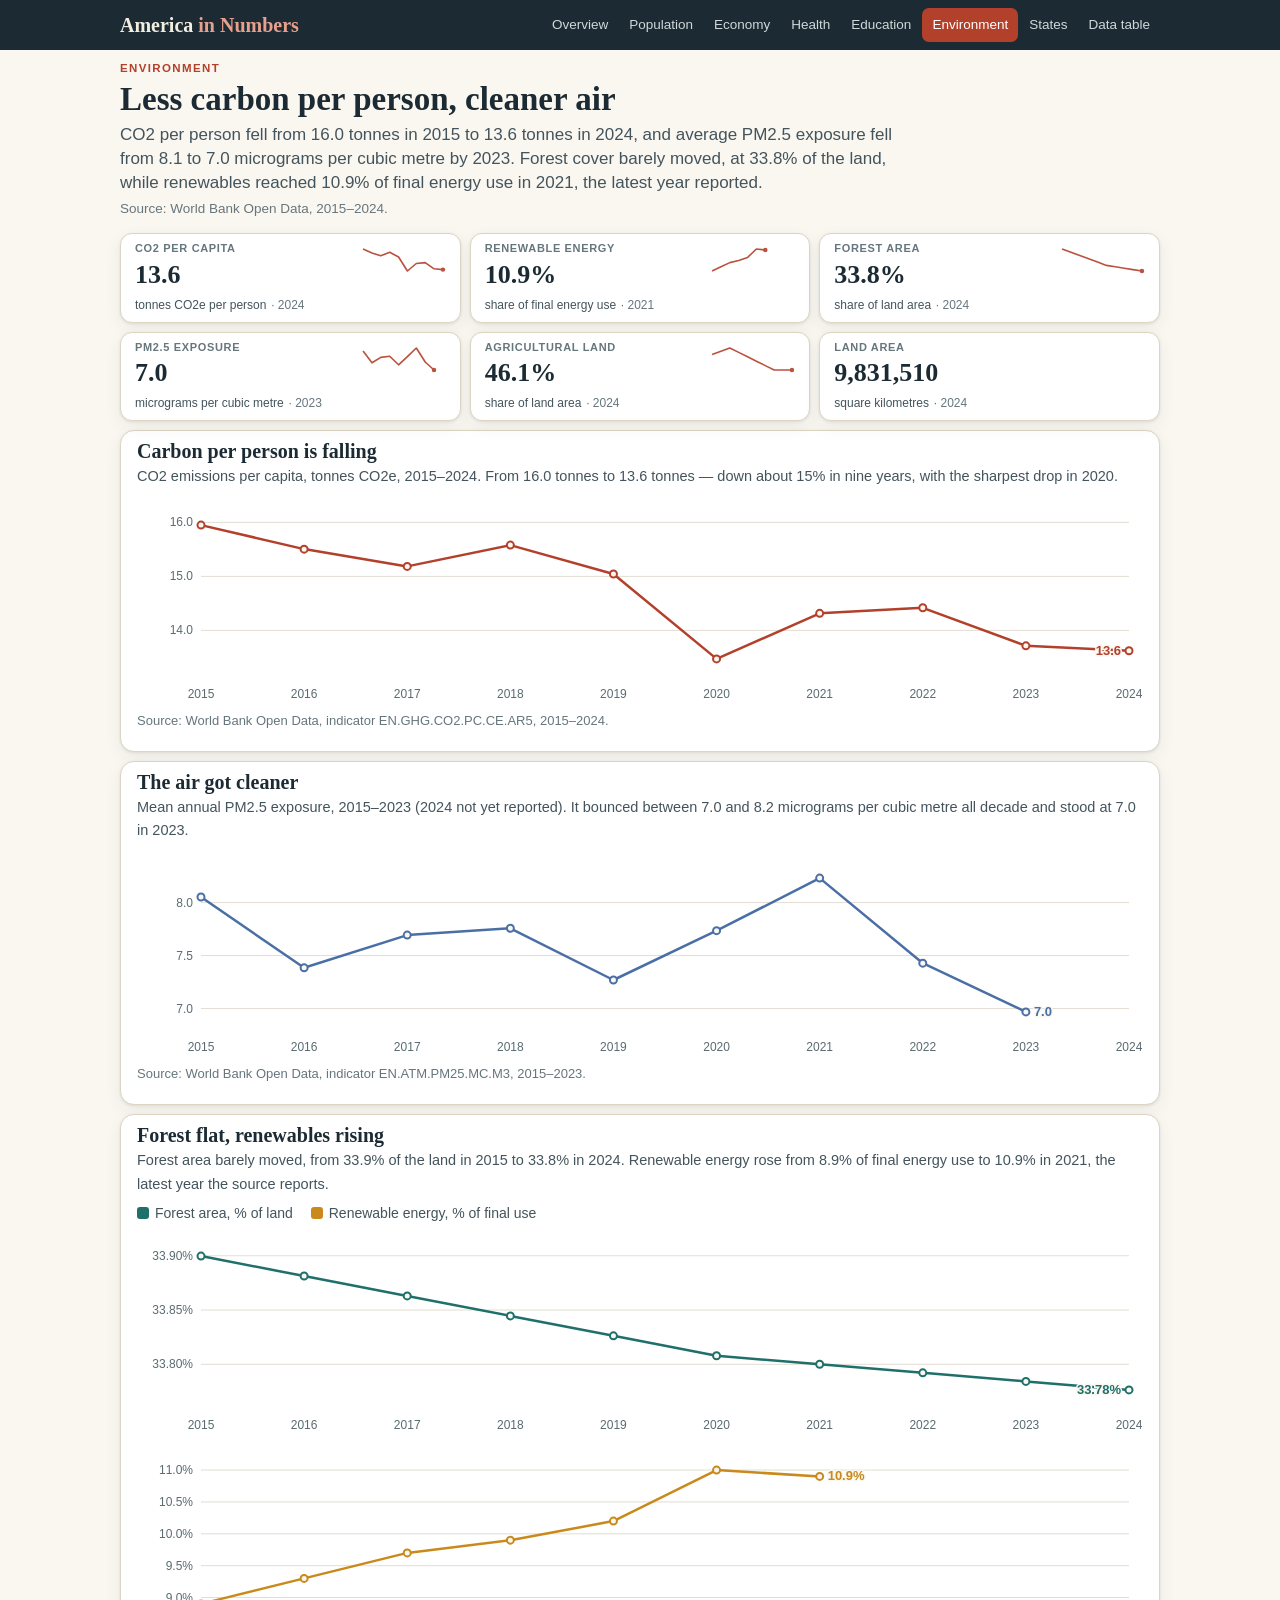
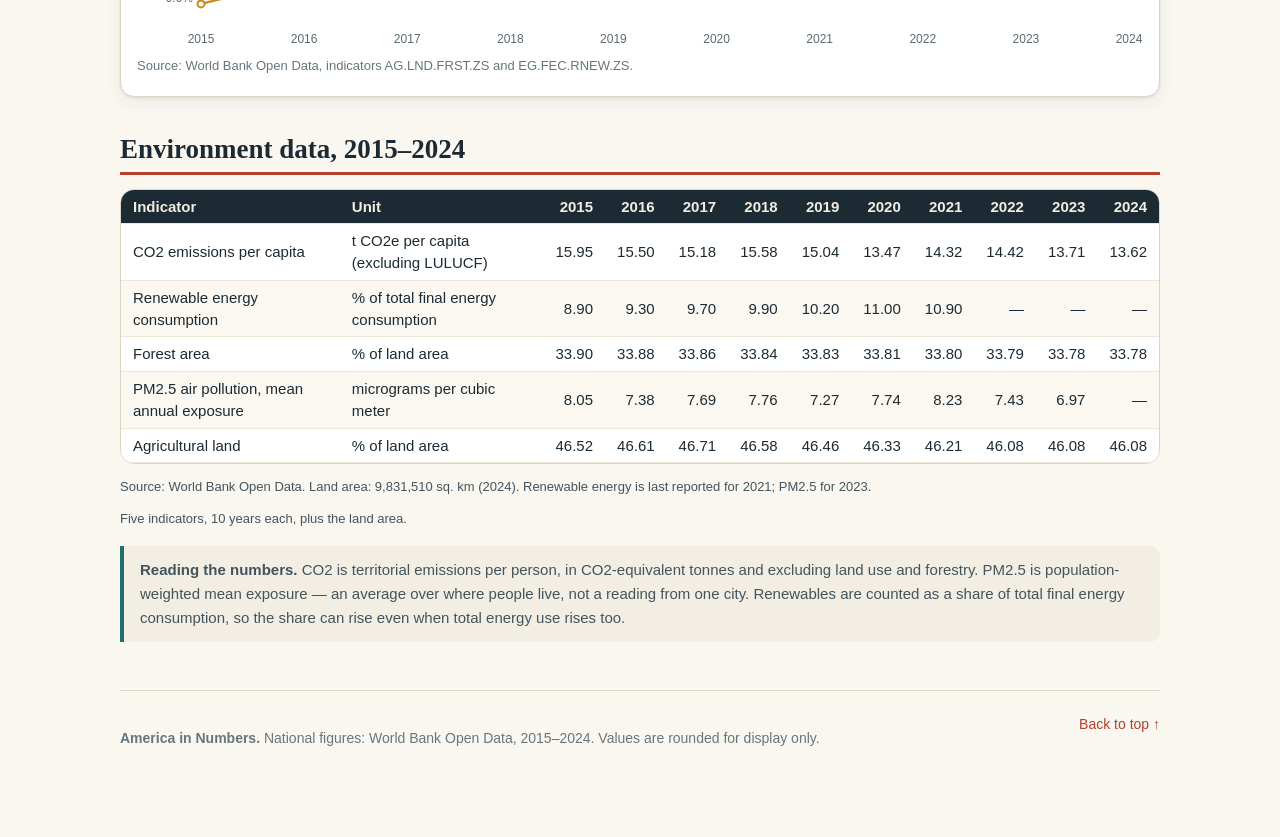
<file: app/environment.html>
<!DOCTYPE html>
<html lang="en">
<head>
<meta charset="utf-8">
<meta name="viewport" content="width=device-width, initial-scale=1">
<title>Environment — America in Numbers</title>
<link rel="stylesheet" href="style.css">
<link rel="icon" href="favicon.png" type="image/png">
<script src="data.js"></script>
<script src="charts.js"></script>
<script src="site.js"></script>
<script src="tables.js"></script>
</head>
<body>
<header class="topbar">
  <div class="topbar-inner">
    <a class="brand" href="index.html">America <em>in Numbers</em></a>
    <nav class="topnav">
      <a href="index.html">Overview</a>
      <a href="population.html">Population</a>
      <a href="economy.html">Economy</a>
      <a href="health.html">Health</a>
      <a href="education.html">Education</a>
      <a href="environment.html">Environment</a>
      <a href="states.html">States</a>
      <a href="data.html">Data table</a>
    </nav>
  </div>
</header>

<main class="wrap">
  <section class="hero">
    <div class="kicker">Environment</div>
    <h1>Less carbon per person, cleaner air</h1>
    <p class="lede">CO2 per person fell from 16.0 tonnes in 2015 to 13.6 tonnes in 2024,
    and average PM2.5 exposure fell from 8.1 to 7.0 micrograms per cubic
    metre by 2023. Forest cover barely moved, at 33.8% of the land, while
    renewables reached 10.9% of final energy use in 2021, the latest year
    reported.</p>
    <p class="meta-line">Source: World Bank Open Data, 2015–2024.</p>
  </section>

  <section class="stats" aria-label="Key environment figures">
    <div class="stat" data-ind="co2Pc" data-fmt="num1">
      <div class="stat-label">CO2 per capita</div>
      <div class="stat-value">—</div>
      <div class="stat-sub">tonnes CO2e per person</div>
      <div class="stat-year"></div>
    </div>
    <div class="stat" data-ind="renewablePct" data-fmt="pct1">
      <div class="stat-label">Renewable energy</div>
      <div class="stat-value">—</div>
      <div class="stat-sub">share of final energy use</div>
      <div class="stat-year"></div>
    </div>
    <div class="stat" data-ind="forestPct" data-fmt="pct1">
      <div class="stat-label">Forest area</div>
      <div class="stat-value">—</div>
      <div class="stat-sub">share of land area</div>
      <div class="stat-year"></div>
    </div>
    <div class="stat" data-ind="pm25" data-fmt="num1">
      <div class="stat-label">PM2.5 exposure</div>
      <div class="stat-value">—</div>
      <div class="stat-sub">micrograms per cubic metre</div>
      <div class="stat-year"></div>
    </div>
    <div class="stat" data-ind="agriLandPct" data-fmt="pct1">
      <div class="stat-label">Agricultural land</div>
      <div class="stat-value">—</div>
      <div class="stat-sub">share of land area</div>
      <div class="stat-year"></div>
    </div>
    <div class="stat">
      <div class="stat-label">Land area</div>
      <div class="stat-value">9,831,510</div>
      <div class="stat-sub">square kilometres</div>
      <div class="stat-year">2024</div>
    </div>
  </section>

  <section class="panel">
    <h3>Carbon per person is falling</h3>
    <p class="panel-sub">CO2 emissions per capita, tonnes CO2e, 2015–2024. From 16.0 tonnes
    to 13.6 tonnes — down about 15% in nine years, with the sharpest drop
    in 2020.</p>
    <div id="co2-chart"></div>
    <p class="source-line">Source: World Bank Open Data, indicator EN.GHG.CO2.PC.CE.AR5,
    2015–2024.</p>
  </section>

  <section class="panel">
    <h3>The air got cleaner</h3>
    <p class="panel-sub">Mean annual PM2.5 exposure, 2015–2023 (2024 not yet reported). It
    bounced between 7.0 and 8.2 micrograms per cubic metre all decade and
    stood at 7.0 in 2023.</p>
    <div id="pm25-chart"></div>
    <p class="source-line">Source: World Bank Open Data, indicator EN.ATM.PM25.MC.M3, 2015–2023.</p>
  </section>

  <section class="panel">
    <h3>Forest flat, renewables rising</h3>
    <p class="panel-sub">Forest area barely moved, from 33.9% of the land in 2015 to 33.8%
    in 2024. Renewable energy rose from 8.9% of final energy use to 10.9%
    in 2021, the latest year the source reports.</p>
    <div class="chart-legend"><span><i style="background:#1f6f6b"></i>Forest area, % of land</span><span><i style="background:#c98a1b"></i>Renewable energy, % of final use</span></div>
    <div id="forest-chart"></div>
    <div id="renew-chart"></div>
    <p class="source-line">Source: World Bank Open Data, indicators AG.LND.FRST.ZS and
    EG.FEC.RNEW.ZS.</p>
  </section>

  <section class="section">
    <h2>Environment data, 2015–2024</h2>
    <div class="table-scroll" id="env-table"></div>
    <p class="source-line">Source: World Bank Open Data. Land area: 9,831,510 sq. km (2024).
    Renewable energy is last reported for 2021; PM2.5 for 2023.</p>
    <p class="source-line" id="env-count"></p>
  </section>

  <div class="note"><strong>Reading the numbers.</strong> CO2 is territorial emissions per
  person, in CO2-equivalent tonnes and excluding land use and forestry. PM2.5
  is population-weighted mean exposure — an average over where people live,
  not a reading from one city. Renewables are counted as a share of total
  final energy consumption, so the share can rise even when total energy use
  rises too.</div>

  <footer>
    <a class="to-top" href="#">Back to top ↑</a>
    <p><strong>America in Numbers.</strong> National figures: World Bank Open Data,
    2015–2024. Values are rounded for display only.</p>
  </footer>
</main>

<script>
(function () {
  var S = window.SITE, C = window.CHARTS, D = window.USA;
  S.markActiveNav();
  S.fillStatCards(document);

  C.lineChart(document.getElementById("co2-chart"), {
    label: "CO2 emissions per capita, tonnes, 2015-2024",
    series: [{ name: "CO2 per capita", values: D.INDICATORS.co2Pc.values, color: "#b3402a" }],
    tickFormat: function (v) { return v.toFixed(1); }
  });
  C.lineChart(document.getElementById("pm25-chart"), {
    label: "PM2.5 mean annual exposure, micrograms per cubic meter, 2015-2023",
    series: [{ name: "PM2.5", values: D.INDICATORS.pm25.values, color: "#4a6fa5" }],
    tickFormat: function (v) { return v.toFixed(1); }
  });
  C.lineChart(document.getElementById("forest-chart"), {
    label: "Forest area, percent of land area, 2015-2024",
    series: [{ name: "Forest area", values: D.INDICATORS.forestPct.values, color: "#1f6f6b" }],
    tickFormat: function (v) { return v.toFixed(2) + "%"; }
  });
  C.lineChart(document.getElementById("renew-chart"), {
    label: "Renewable energy consumption, percent of total final energy, 2015-2021",
    series: [{ name: "Renewables", values: D.INDICATORS.renewablePct.values, color: "#c98a1b" }],
    tickFormat: function (v) { return v.toFixed(1) + "%"; }
  });

  S.seriesTable(document.getElementById("env-table"),
    ["co2Pc", "renewablePct", "forestPct", "pm25", "agriLandPct"]);
  document.getElementById("env-count").textContent =
    "Five indicators, " + window.USA.YEARS.length + " years each, plus the land area.";
})();
</script>
</body>
</html>
</file>
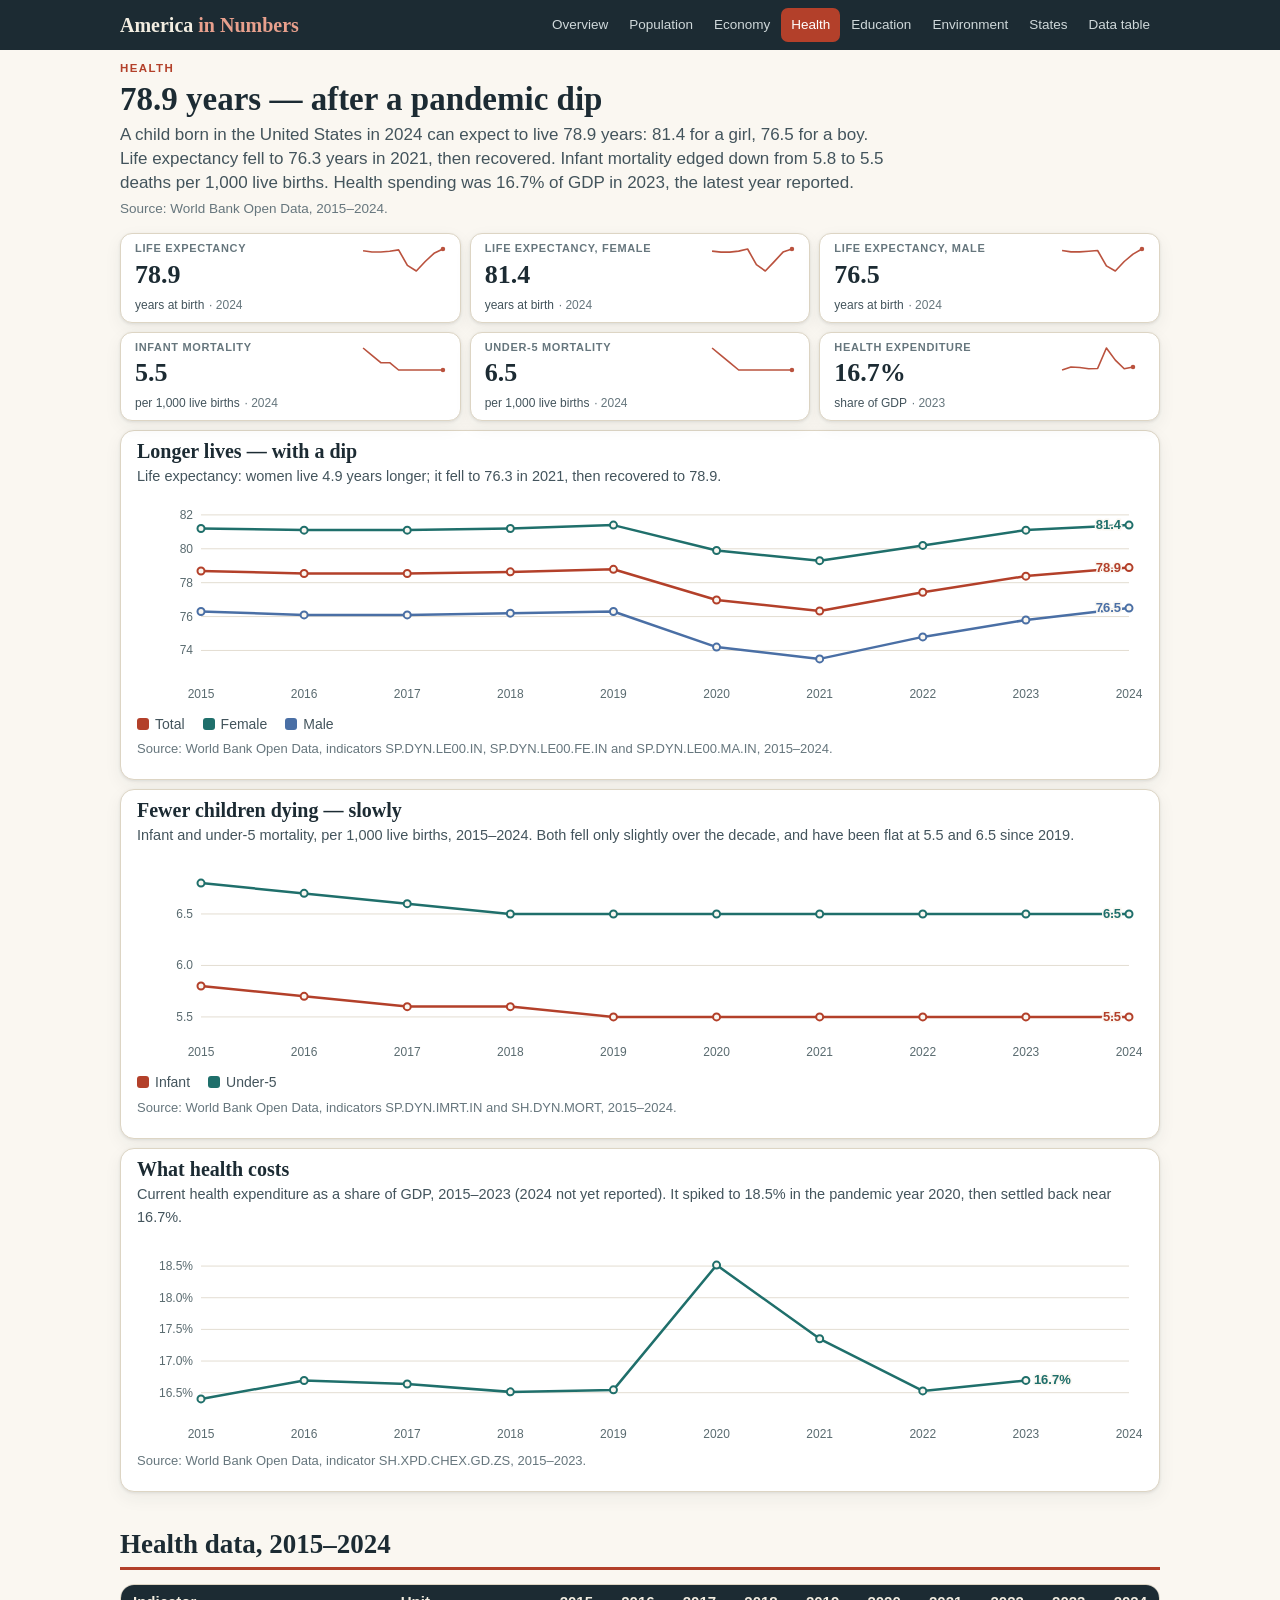
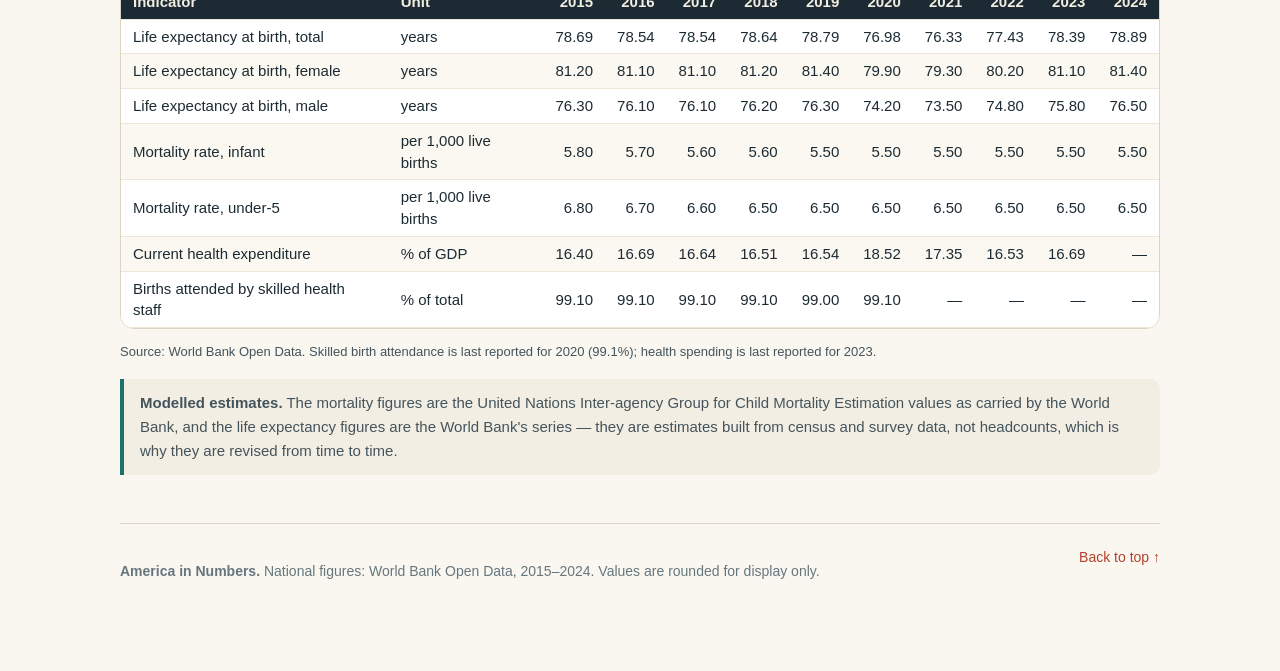
<file: app/health.html>
<!DOCTYPE html>
<html lang="en">
<head>
<meta charset="utf-8">
<meta name="viewport" content="width=device-width, initial-scale=1">
<title>Health — America in Numbers</title>
<link rel="stylesheet" href="style.css">
<link rel="icon" href="favicon.png" type="image/png">
<script src="data.js"></script>
<script src="charts.js"></script>
<script src="site.js"></script>
<script src="tables.js"></script>
</head>
<body>
<header class="topbar">
  <div class="topbar-inner">
    <a class="brand" href="index.html">America <em>in Numbers</em></a>
    <nav class="topnav">
      <a href="index.html">Overview</a>
      <a href="population.html">Population</a>
      <a href="economy.html">Economy</a>
      <a href="health.html">Health</a>
      <a href="education.html">Education</a>
      <a href="environment.html">Environment</a>
      <a href="states.html">States</a>
      <a href="data.html">Data table</a>
    </nav>
  </div>
</header>

<main class="wrap">
  <section class="hero">
    <div class="kicker">Health</div>
    <h1>78.9 years — after a pandemic dip</h1>
    <p class="lede">A child born in the United States in 2024 can expect to live 78.9
    years: 81.4 for a girl, 76.5 for a boy. Life expectancy fell to 76.3
    years in 2021, then recovered. Infant mortality edged down from 5.8
    to 5.5 deaths per 1,000 live births. Health spending was 16.7% of GDP
    in 2023, the latest year reported.</p>
    <p class="meta-line">Source: World Bank Open Data, 2015–2024.</p>
  </section>

  <section class="stats" aria-label="Key health figures">
    <div class="stat" data-ind="lifeExp" data-fmt="num1">
      <div class="stat-label">Life expectancy</div>
      <div class="stat-value">—</div>
      <div class="stat-sub">years at birth</div>
      <div class="stat-year"></div>
    </div>
    <div class="stat" data-ind="lifeExpF" data-fmt="num1">
      <div class="stat-label">Life expectancy, female</div>
      <div class="stat-value">—</div>
      <div class="stat-sub">years at birth</div>
      <div class="stat-year"></div>
    </div>
    <div class="stat" data-ind="lifeExpM" data-fmt="num1">
      <div class="stat-label">Life expectancy, male</div>
      <div class="stat-value">—</div>
      <div class="stat-sub">years at birth</div>
      <div class="stat-year"></div>
    </div>
    <div class="stat" data-ind="infantMort" data-fmt="num1">
      <div class="stat-label">Infant mortality</div>
      <div class="stat-value">—</div>
      <div class="stat-sub">per 1,000 live births</div>
      <div class="stat-year"></div>
    </div>
    <div class="stat" data-ind="under5Mort" data-fmt="num1">
      <div class="stat-label">Under-5 mortality</div>
      <div class="stat-value">—</div>
      <div class="stat-sub">per 1,000 live births</div>
      <div class="stat-year"></div>
    </div>
    <div class="stat" data-ind="healthExpPct" data-fmt="pct1">
      <div class="stat-label">Health expenditure</div>
      <div class="stat-value">—</div>
      <div class="stat-sub">share of GDP</div>
      <div class="stat-year"></div>
    </div>
  </section>

  <section class="panel">
    <h3>Longer lives — with a dip</h3>
    <p class="panel-sub">Life expectancy: women live 4.9 years longer; it fell to 76.3 in
    2021, then recovered to 78.9.</p>
    <div id="life-chart"></div>
    <p class="source-line">Source: World Bank Open Data, indicators SP.DYN.LE00.IN,
    SP.DYN.LE00.FE.IN and SP.DYN.LE00.MA.IN, 2015–2024.</p>
  </section>

  <section class="panel">
    <h3>Fewer children dying — slowly</h3>
    <p class="panel-sub">Infant and under-5 mortality, per 1,000 live births, 2015–2024.
    Both fell only slightly over the decade, and have been flat at 5.5 and
    6.5 since 2019.</p>
    <div id="mort-chart"></div>
    <p class="source-line">Source: World Bank Open Data, indicators SP.DYN.IMRT.IN and
    SH.DYN.MORT, 2015–2024.</p>
  </section>

  <section class="panel">
    <h3>What health costs</h3>
    <p class="panel-sub">Current health expenditure as a share of GDP, 2015–2023 (2024 not
    yet reported). It spiked to 18.5% in the pandemic year 2020, then
    settled back near 16.7%.</p>
    <div id="hexp-chart"></div>
    <p class="source-line">Source: World Bank Open Data, indicator SH.XPD.CHEX.GD.ZS, 2015–2023.</p>
  </section>

  <section class="section">
    <h2>Health data, 2015–2024</h2>
    <div class="table-scroll" id="health-table"></div>
    <p class="source-line">Source: World Bank Open Data. Skilled birth attendance is last
    reported for 2020 (99.1%); health spending is last reported for 2023.</p>
  </section>

  <div class="note"><strong>Modelled estimates.</strong> The mortality figures are the
  United Nations Inter-agency Group for Child Mortality Estimation values
  as carried by the World Bank, and the life expectancy figures are the
  World Bank's series — they are estimates built from census and survey
  data, not headcounts, which is why they are revised from time to time.</div>

  <footer>
    <a class="to-top" href="#">Back to top ↑</a>
    <p><strong>America in Numbers.</strong> National figures: World Bank Open Data,
    2015–2024. Values are rounded for display only.</p>
  </footer>
</main>

<script>
(function () {
  var S = window.SITE, C = window.CHARTS, D = window.USA;
  S.markActiveNav();
  S.fillStatCards(document);

  C.lineChart(document.getElementById("life-chart"), {
    label: "Life expectancy at birth, years, 2015-2024",
    series: [
      { name: "Total", values: D.INDICATORS.lifeExp.values, color: "#b3402a" },
      { name: "Female", values: D.INDICATORS.lifeExpF.values, color: "#1f6f6b" },
      { name: "Male", values: D.INDICATORS.lifeExpM.values, color: "#4a6fa5" }
    ],
    tickFormat: function (v) { return Math.abs(v - Math.round(v)) < 1e-6 ? v.toFixed(0) : v.toFixed(1); }
  });
  C.lineChart(document.getElementById("mort-chart"), {
    label: "Mortality, per 1,000 live births, 2015-2024",
    series: [
      { name: "Infant", values: D.INDICATORS.infantMort.values, color: "#b3402a" },
      { name: "Under-5", values: D.INDICATORS.under5Mort.values, color: "#1f6f6b" }
    ],
    tickFormat: function (v) { return v.toFixed(1); }
  });
  C.lineChart(document.getElementById("hexp-chart"), {
    label: "Current health expenditure, percent of GDP, 2015-2023",
    series: [{ name: "Health expenditure", values: D.INDICATORS.healthExpPct.values, color: "#1f6f6b" }],
    tickFormat: function (v) { return v.toFixed(1) + "%"; }
  });

  S.seriesTable(document.getElementById("health-table"),
    ["lifeExp", "lifeExpF", "lifeExpM", "infantMort", "under5Mort", "healthExpPct", "skilledBirth"]);
})();
</script>
</body>
</html>
</file>
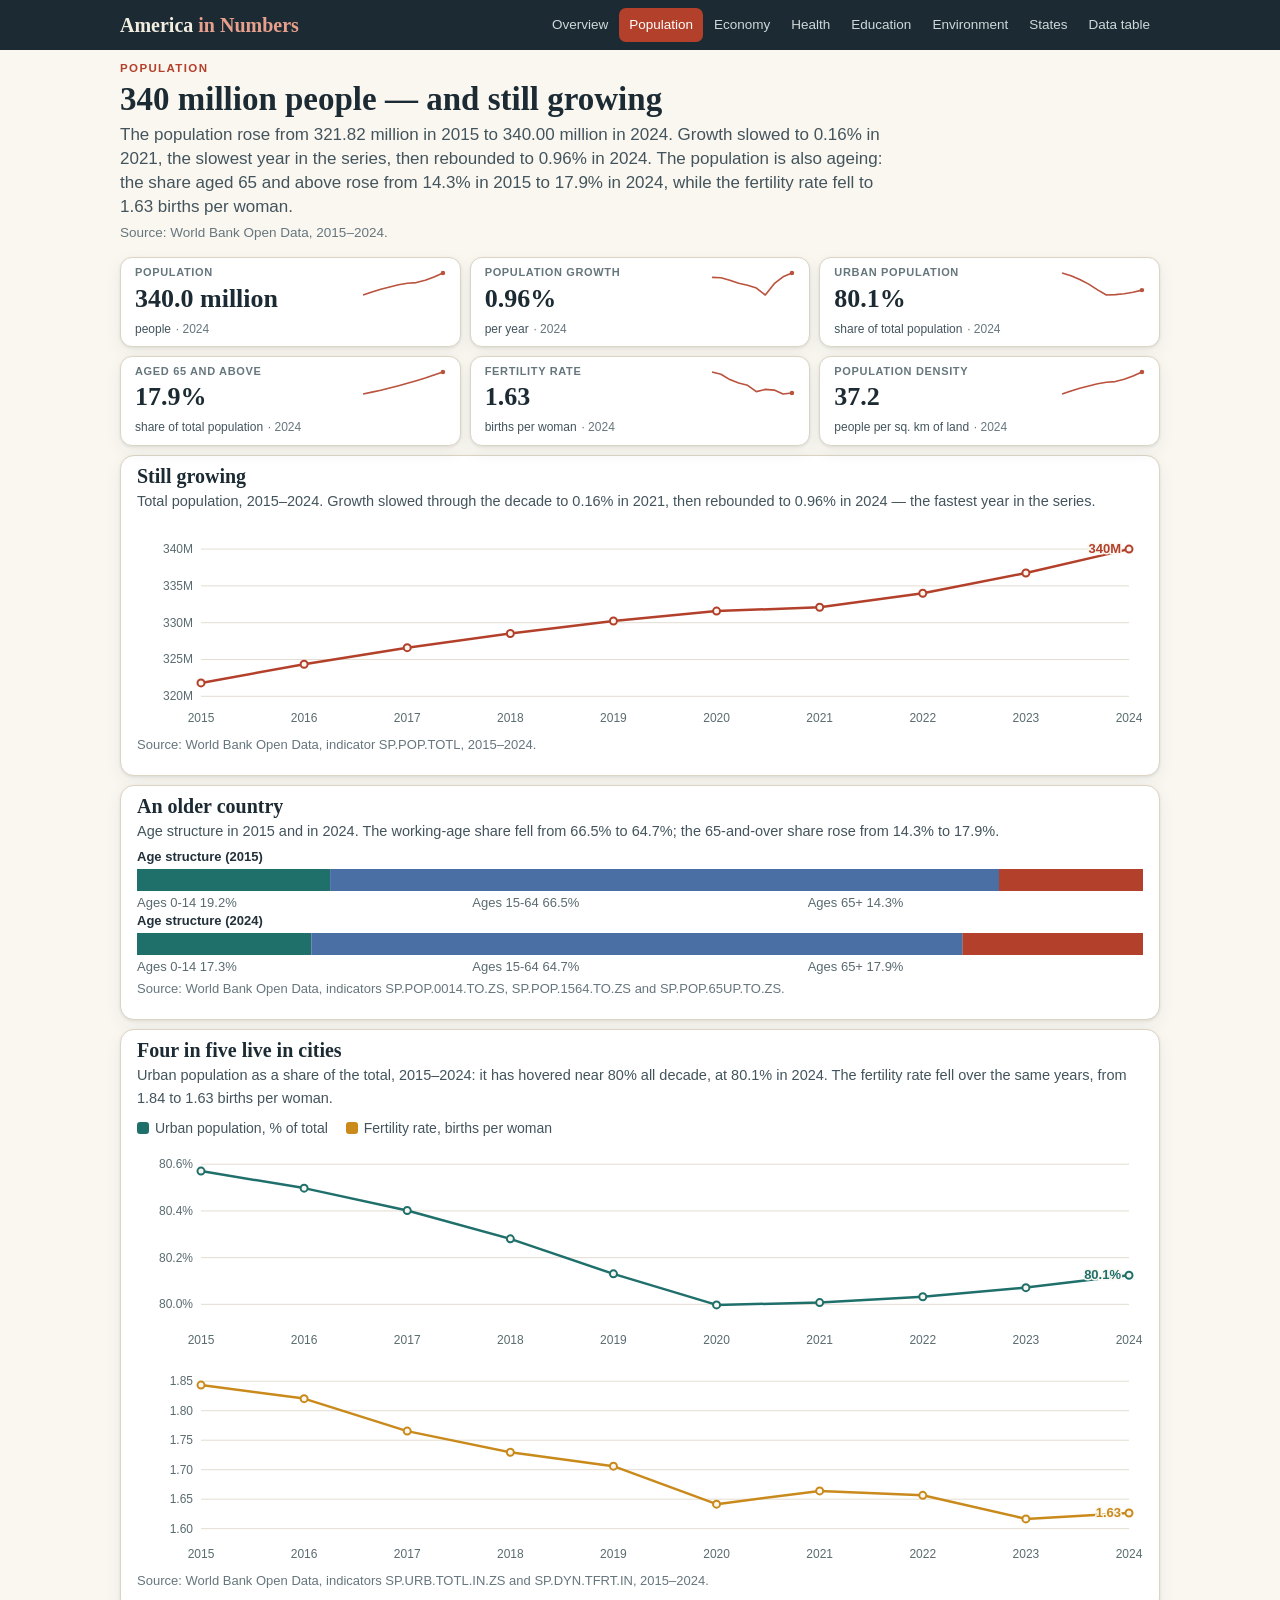
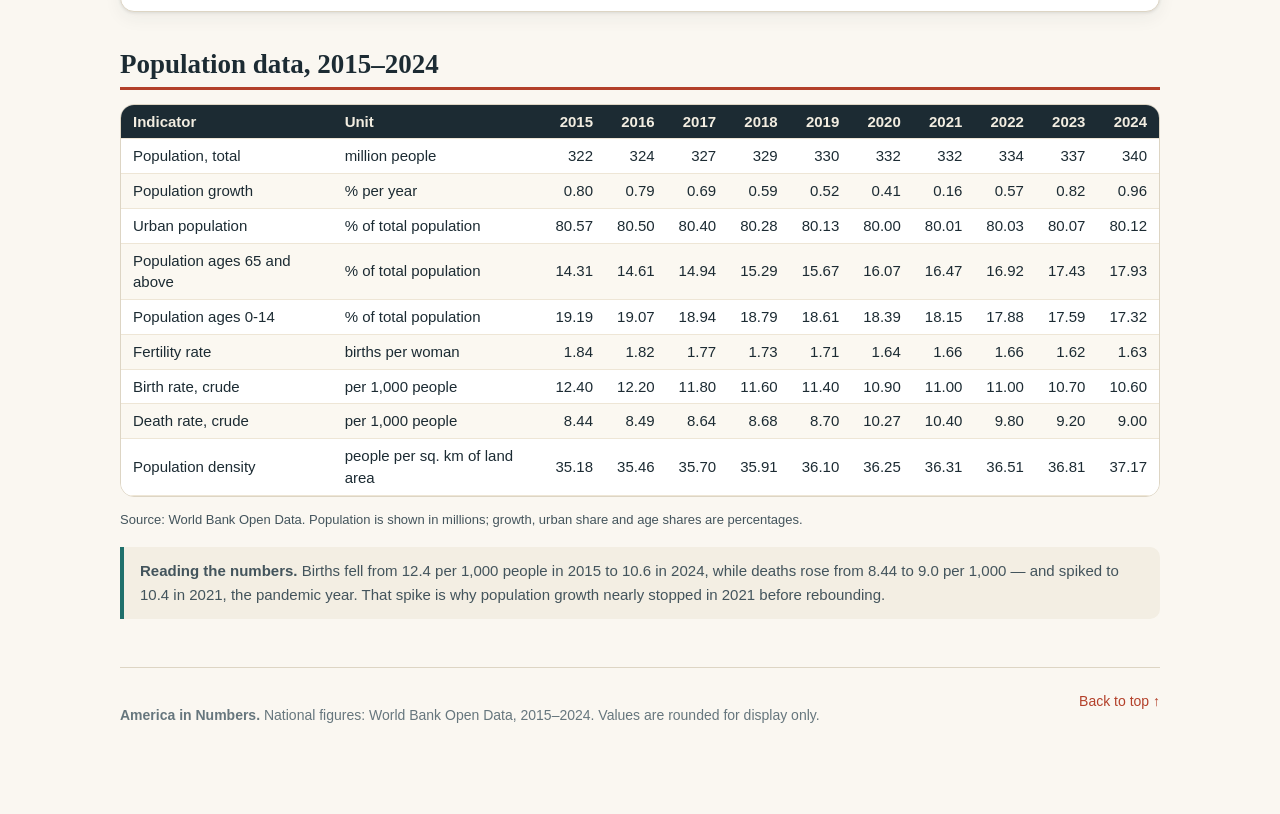
<file: app/population.html>
<!DOCTYPE html>
<html lang="en">
<head>
<meta charset="utf-8">
<meta name="viewport" content="width=device-width, initial-scale=1">
<title>Population — America in Numbers</title>
<link rel="stylesheet" href="style.css">
<link rel="icon" href="favicon.png" type="image/png">
<script src="data.js"></script>
<script src="charts.js"></script>
<script src="charts-ranked.js"></script>
<script src="site.js"></script>
<script src="tables.js"></script>
</head>
<body>
<header class="topbar">
  <div class="topbar-inner">
    <a class="brand" href="index.html">America <em>in Numbers</em></a>
    <nav class="topnav">
      <a href="index.html">Overview</a>
      <a href="population.html">Population</a>
      <a href="economy.html">Economy</a>
      <a href="health.html">Health</a>
      <a href="education.html">Education</a>
      <a href="environment.html">Environment</a>
      <a href="states.html">States</a>
      <a href="data.html">Data table</a>
    </nav>
  </div>
</header>

<main class="wrap">
  <section class="hero">
    <div class="kicker">Population</div>
    <h1>340 million people — and still growing</h1>
    <p class="lede">The population rose from 321.82 million in 2015 to 340.00 million in
    2024. Growth slowed to 0.16% in 2021, the slowest year in the series,
    then rebounded to 0.96% in 2024. The population is also ageing: the
    share aged 65 and above rose from 14.3% in 2015 to 17.9% in 2024, while
    the fertility rate fell to 1.63 births per woman.</p>
    <p class="meta-line">Source: World Bank Open Data, 2015–2024.</p>
  </section>

  <section class="stats" aria-label="Key population figures">
    <div class="stat" data-ind="population" data-fmt="millionPeople">
      <div class="stat-label">Population</div>
      <div class="stat-value">—</div>
      <div class="stat-sub">people</div>
      <div class="stat-year"></div>
    </div>
    <div class="stat" data-ind="popGrowth" data-fmt="pct2">
      <div class="stat-label">Population growth</div>
      <div class="stat-value">—</div>
      <div class="stat-sub">per year</div>
      <div class="stat-year"></div>
    </div>
    <div class="stat" data-ind="urbanPct" data-fmt="pct1">
      <div class="stat-label">Urban population</div>
      <div class="stat-value">—</div>
      <div class="stat-sub">share of total population</div>
      <div class="stat-year"></div>
    </div>
    <div class="stat" data-ind="age65" data-fmt="pct1">
      <div class="stat-label">Aged 65 and above</div>
      <div class="stat-value">—</div>
      <div class="stat-sub">share of total population</div>
      <div class="stat-year"></div>
    </div>
    <div class="stat" data-ind="fertility" data-fmt="num2">
      <div class="stat-label">Fertility rate</div>
      <div class="stat-value">—</div>
      <div class="stat-sub">births per woman</div>
      <div class="stat-year"></div>
    </div>
    <div class="stat" data-ind="density" data-fmt="num1">
      <div class="stat-label">Population density</div>
      <div class="stat-value">—</div>
      <div class="stat-sub">people per sq. km of land</div>
      <div class="stat-year"></div>
    </div>
  </section>

  <section class="panel">
    <h3>Still growing</h3>
    <p class="panel-sub">Total population, 2015–2024. Growth slowed through the decade to
    0.16% in 2021, then rebounded to 0.96% in 2024 — the fastest year in
    the series.</p>
    <div id="pop-chart"></div>
    <p class="source-line">Source: World Bank Open Data, indicator SP.POP.TOTL, 2015–2024.</p>
  </section>

  <section class="panel">
    <h3>An older country</h3>
    <p class="panel-sub">Age structure in 2015 and in 2024. The working-age share fell from
    66.5% to 64.7%; the 65-and-over share rose from 14.3% to 17.9%.</p>
    <div id="age-2015"></div>
    <div id="age-2024"></div>
    <p class="source-line">Source: World Bank Open Data, indicators SP.POP.0014.TO.ZS,
    SP.POP.1564.TO.ZS and SP.POP.65UP.TO.ZS.</p>
  </section>

  <section class="panel">
    <h3>Four in five live in cities</h3>
    <p class="panel-sub">Urban population as a share of the total, 2015–2024: it has hovered
    near 80% all decade, at 80.1% in 2024. The fertility rate fell over
    the same years, from 1.84 to 1.63 births per woman.</p>
    <div class="chart-legend"><span><i style="background:#1f6f6b"></i>Urban population, % of total</span><span><i style="background:#c98a1b"></i>Fertility rate, births per woman</span></div>
    <div id="urban-chart"></div>
    <div id="fertility-chart"></div>
    <p class="source-line">Source: World Bank Open Data, indicators SP.URB.TOTL.IN.ZS and
    SP.DYN.TFRT.IN, 2015–2024.</p>
  </section>

  <section class="section">
    <h2>Population data, 2015–2024</h2>
    <div class="table-scroll" id="pop-table"></div>
    <p class="source-line">Source: World Bank Open Data. Population is shown in millions;
    growth, urban share and age shares are percentages.</p>
  </section>

  <div class="note"><strong>Reading the numbers.</strong> Births fell from 12.4 per 1,000
  people in 2015 to 10.6 in 2024, while deaths rose from 8.44 to 9.0 per
  1,000 — and spiked to 10.4 in 2021, the pandemic year. That spike is why
  population growth nearly stopped in 2021 before rebounding.</div>

  <footer>
    <a class="to-top" href="#">Back to top ↑</a>
    <p><strong>America in Numbers.</strong> National figures: World Bank Open Data,
    2015–2024. Values are rounded for display only.</p>
  </footer>
</main>

<script>
(function () {
  var S = window.SITE, C = window.CHARTS, D = window.USA;
  S.markActiveNav();
  S.fillStatCards(document);

  C.lineChart(document.getElementById("pop-chart"), {
    label: "Population, total, 2015-2024",
    series: [{ name: "Population", values: D.INDICATORS.population.values, color: "#b3402a" }],
    tickFormat: function (v) { return (v / 1e6).toFixed(0) + "M"; }
  });

  function ageParts(yearIndex) {
    return [
      { label: "Ages 0-14", value: D.INDICATORS.age014.values[yearIndex], color: "#1f6f6b" },
      { label: "Ages 15-64", value: D.INDICATORS.age1564.values[yearIndex], color: "#4a6fa5" },
      { label: "Ages 65+", value: D.INDICATORS.age65.values[yearIndex], color: "#b3402a" }
    ];
  }
  C.stackedBar(document.getElementById("age-2015"), { title: "Age structure", year: 2015, parts: ageParts(0) });
  C.stackedBar(document.getElementById("age-2024"), { title: "Age structure", year: 2024, parts: ageParts(9) });

  C.lineChart(document.getElementById("urban-chart"), {
    label: "Urban population, percent of total, 2015-2024",
    series: [{ name: "Urban population", values: D.INDICATORS.urbanPct.values, color: "#1f6f6b" }],
    tickFormat: function (v) { return v.toFixed(1) + "%"; }
  });
  C.lineChart(document.getElementById("fertility-chart"), {
    label: "Fertility rate, births per woman, 2015-2024",
    series: [{ name: "Fertility rate", values: D.INDICATORS.fertility.values, color: "#c98a1b" }],
    tickFormat: function (v) { return v.toFixed(2); }
  });

  S.seriesTable(document.getElementById("pop-table"),
    ["population", "popGrowth", "urbanPct", "age65", "age014", "fertility", "birthRate", "deathRate", "density"]);
})();
</script>
</body>
</html>
</file>
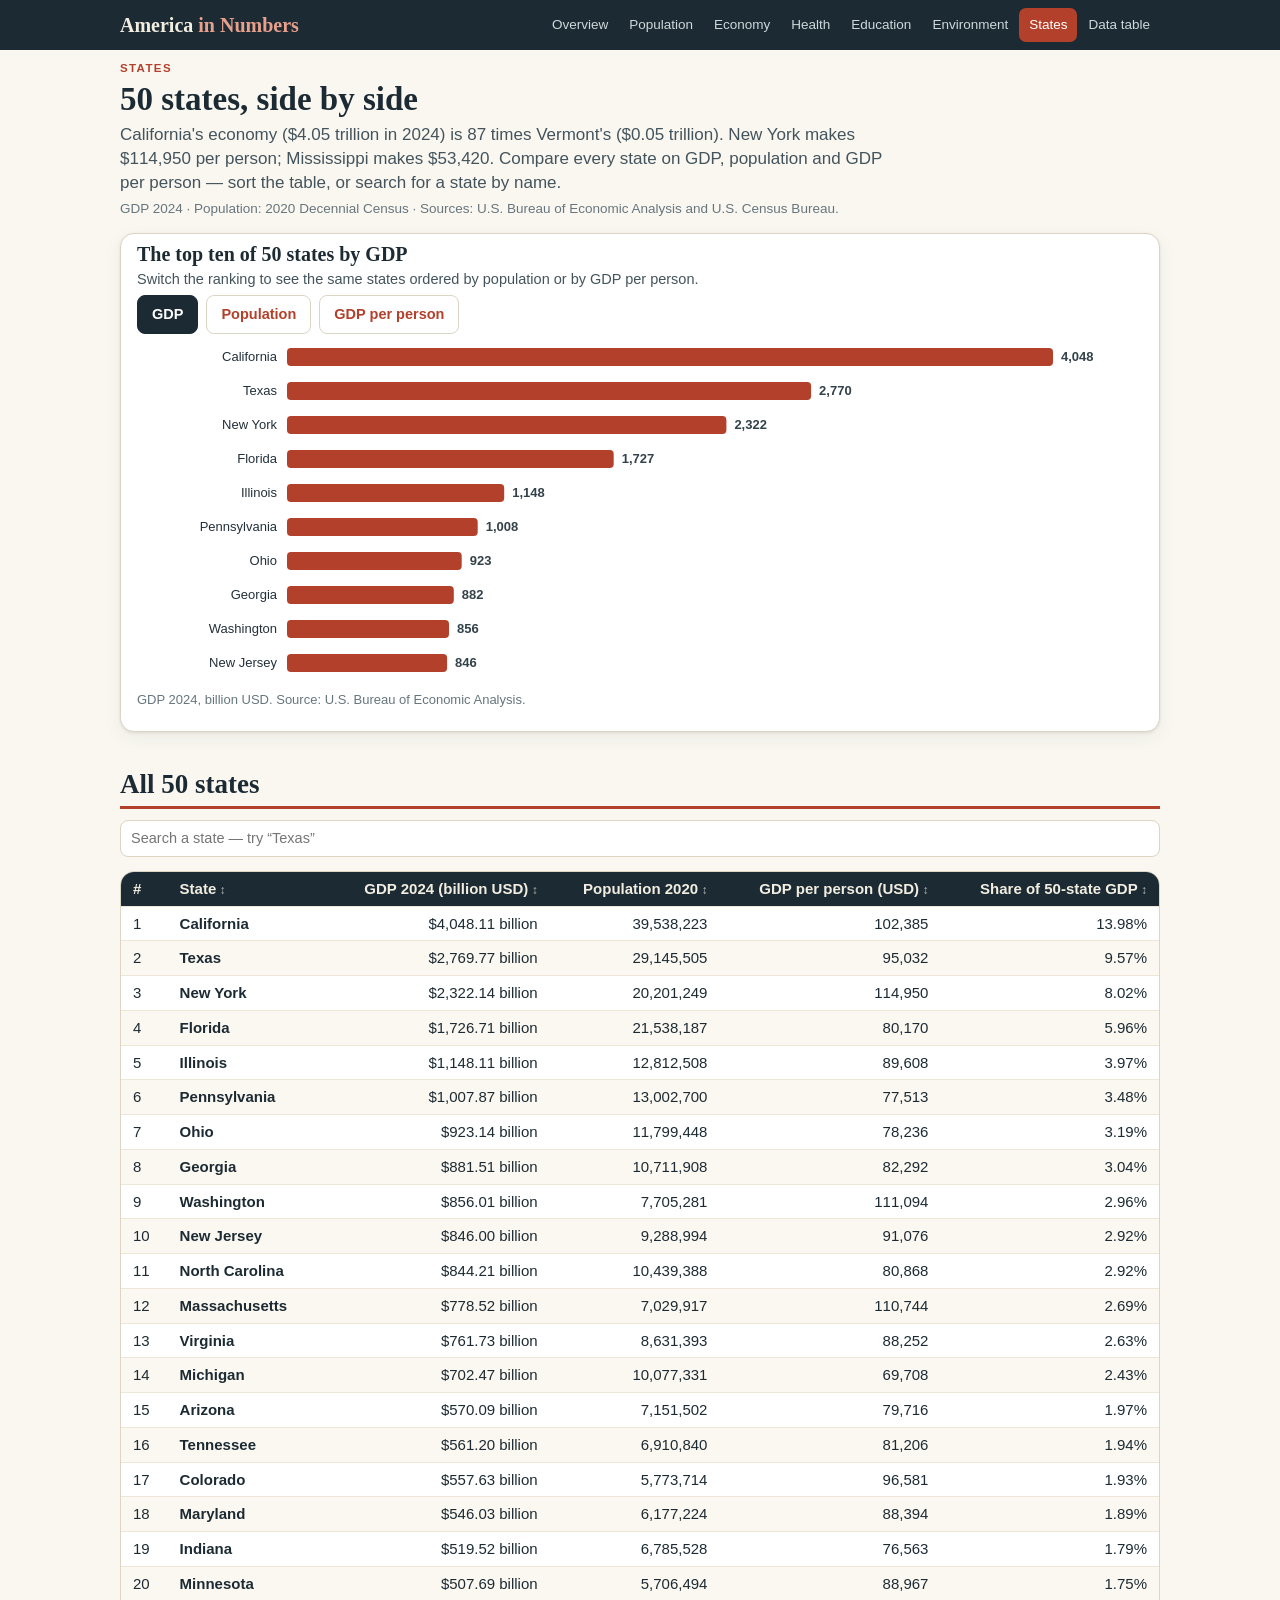
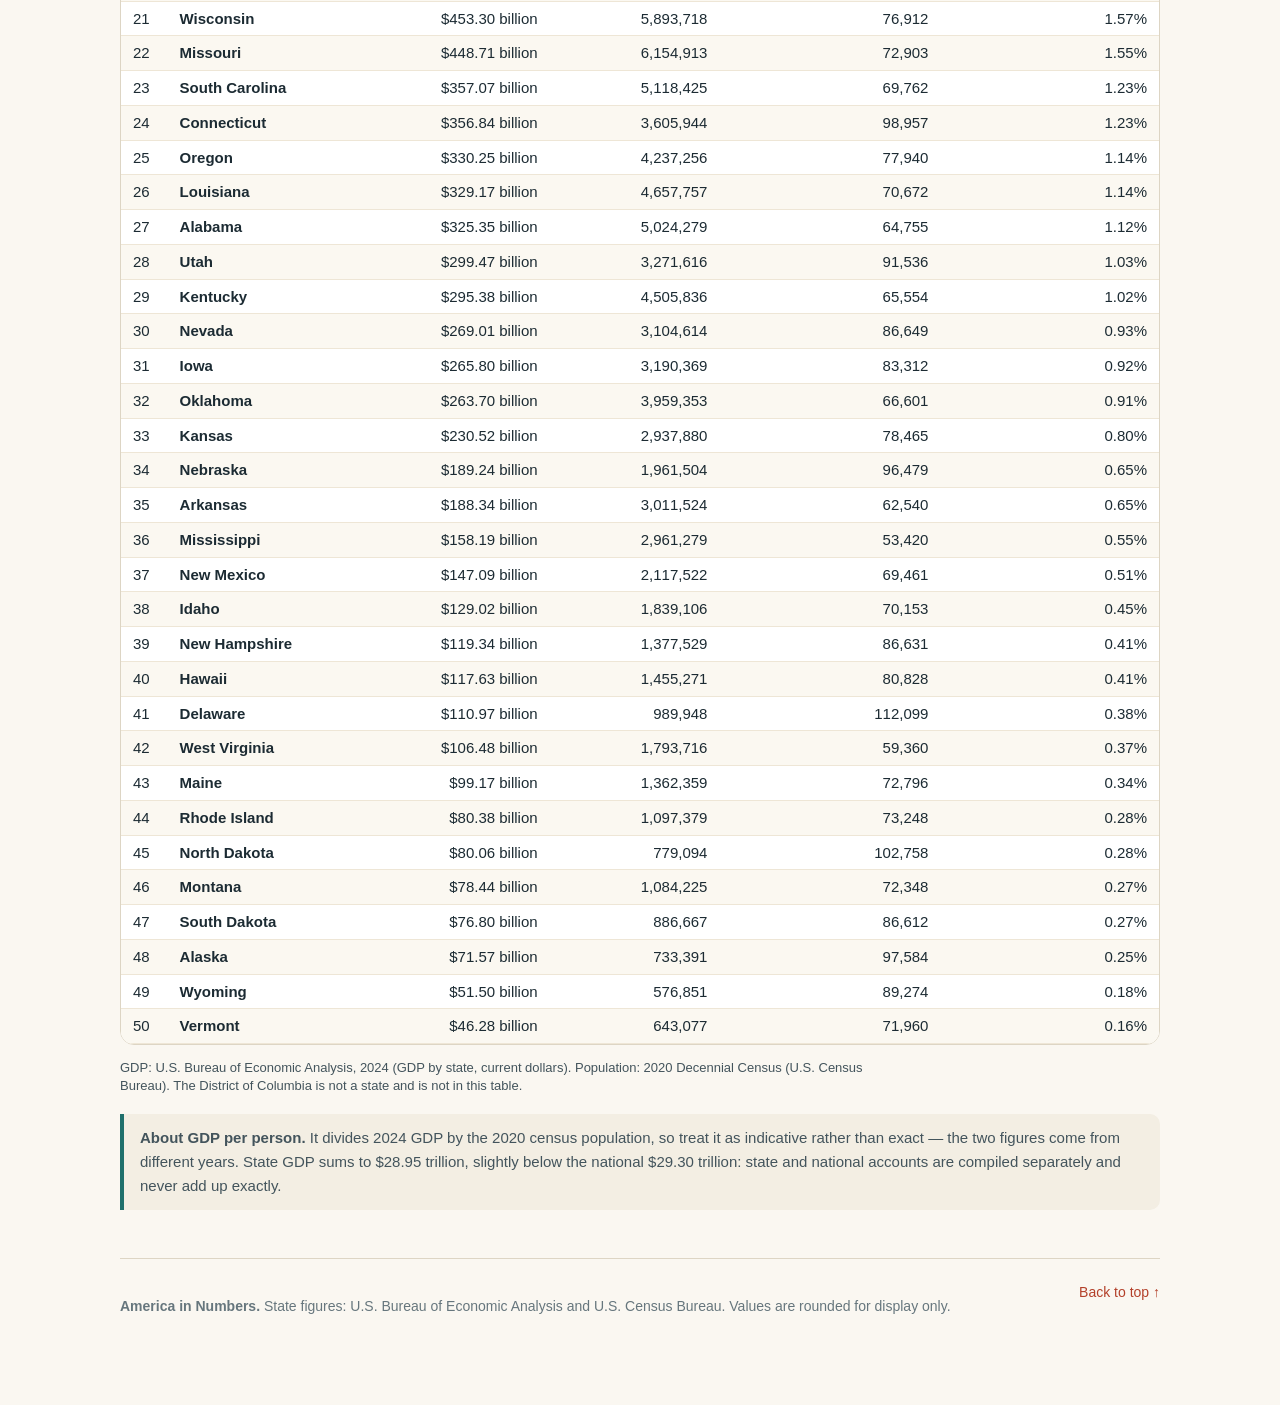
<file: app/states.html>
<!DOCTYPE html>
<html lang="en">
<head>
<meta charset="utf-8">
<meta name="viewport" content="width=device-width, initial-scale=1">
<title>States — America in Numbers</title>
<link rel="stylesheet" href="style.css">
<link rel="icon" href="favicon.png" type="image/png">
<script src="data.js"></script>
<script src="charts.js"></script>
<script src="charts-ranked.js"></script>
<script src="site.js"></script>
<script src="tables.js"></script>
</head>
<body>
<header class="topbar">
  <div class="topbar-inner">
    <a class="brand" href="index.html">America <em>in Numbers</em></a>
    <nav class="topnav">
      <a href="index.html">Overview</a>
      <a href="population.html">Population</a>
      <a href="economy.html">Economy</a>
      <a href="health.html">Health</a>
      <a href="education.html">Education</a>
      <a href="environment.html">Environment</a>
      <a href="states.html">States</a>
      <a href="data.html">Data table</a>
    </nav>
  </div>
</header>

<main class="wrap">
  <section class="hero">
    <div class="kicker">States</div>
    <h1>50 states, side by side</h1>
    <p class="lede">California's economy ($4.05 trillion in 2024) is 87 times Vermont's
    ($0.05 trillion). New York makes $114,950 per person; Mississippi
    makes $53,420. Compare every state on GDP, population and GDP per
    person — sort the table, or search for a state by name.</p>
    <p class="meta-line">GDP 2024 · Population: 2020 Decennial Census ·
    Sources: U.S. Bureau of Economic Analysis and U.S. Census Bureau.</p>
  </section>

  <section class="panel">
    <h3>The top ten of 50 states by GDP</h3>
    <p class="panel-sub">Switch the ranking to see the same states ordered by population
    or by GDP per person.</p>
    <div class="chart-switch" role="group" aria-label="Rank states by">
      <button type="button" data-metric="gdp" aria-pressed="true">GDP</button>
      <button type="button" data-metric="pop" aria-pressed="false">Population</button>
      <button type="button" data-metric="gdppc" aria-pressed="false">GDP per person</button>
    </div>
    <div id="state-chart"></div>
    <p class="source-line" id="state-chart-source">GDP 2024, billion USD. Source: U.S.
    Bureau of Economic Analysis.</p>
  </section>

  <section class="section">
    <h2>All 50 states</h2>
    <div class="toolbar">
      <input type="search" id="state-search" placeholder="Search a state — try “Texas”" aria-label="Search states">
    </div>
    <div class="table-scroll">
      <table class="data-table" id="state-table">
        <thead>
          <tr>
            <th>#</th>
            <th data-sort="name">State</th>
            <th class="num" data-sort="gdp">GDP 2024 (billion USD)</th>
            <th class="num" data-sort="pop">Population 2020</th>
            <th class="num" data-sort="gdppc">GDP per person (USD)</th>
            <th class="num" data-sort="share">Share of 50-state GDP</th>
          </tr>
        </thead>
        <tbody></tbody>
      </table>
    </div>
    <p class="source-line">GDP: U.S. Bureau of Economic Analysis, 2024 (GDP by state,
    current dollars). Population: 2020 Decennial Census (U.S. Census Bureau).
    The District of Columbia is not a state and is not in this table.</p>
  </section>

  <div class="note"><strong>About GDP per person.</strong> It divides 2024 GDP by the 2020
  census population, so treat it as indicative rather than exact — the two
  figures come from different years. State GDP sums to $28.95 trillion,
  slightly below the national $29.30 trillion: state and national accounts
  are compiled separately and never add up exactly.</div>

  <footer>
    <a class="to-top" href="#">Back to top ↑</a>
    <p><strong>America in Numbers.</strong> State figures: U.S. Bureau of Economic
    Analysis and U.S. Census Bureau. Values are rounded for display only.</p>
  </footer>
</main>

<script>
(function () {
  var S = window.SITE, C = window.CHARTS, D = window.USA;
  S.markActiveNav();

  var totalGdp = D.STATES.reduce(function (a, s) { return a + s.gdp2024; }, 0);
  var rows = D.STATES.map(function (s) {
    return {
      name: s.name,
      gdp: s.gdp2024,
      pop: s.pop2020,
      gdppc: Math.round((s.gdp2024 * 1000000) / s.pop2020),
      share: (s.gdp2024 / totalGdp) * 100
    };
  });
  rows.sort(function (a, b) { return b.gdp - a.gdp; });

  var tbody = document.querySelector("#state-table tbody");
  rows.forEach(function (r, i) {
    var tr = document.createElement("tr");
    tr.setAttribute("data-name", r.name.toLowerCase());
    tr.setAttribute("data-gdp", String(r.gdp));
    tr.setAttribute("data-pop", String(r.pop));
    tr.setAttribute("data-gdppc", String(r.gdppc));
    tr.setAttribute("data-share", String(r.share));
    tr.innerHTML = "<td class=\"rank\">" + (i + 1) + "</td><td><strong>" + r.name +
      "</strong></td><td class=\"num\">" + S.fmtUsdBillion(r.gdp) +
      "</td><td class=\"num\">" + S.fmtInt(r.pop) +
      "</td><td class=\"num\">" + S.fmtInt(r.gdppc) +
      "</td><td class=\"num\">" + r.share.toFixed(2) + "%</td>";
    tbody.appendChild(tr);
  });

  var table = document.getElementById("state-table");
  S.enableSorting(table);
  S.enableFilter(document.getElementById("state-search"), table);

  var METRICS = {
    gdp: { label: "GDP 2024, billion USD", fmt: function (v) { return Math.round(v / 1000).toLocaleString("en-US"); }, source: "GDP 2024, billion USD. Source: U.S. Bureau of Economic Analysis." },
    pop: { label: "Population 2020", fmt: function (v) { return (v / 1000000).toFixed(1) + "M"; }, source: "Population, 2020 Decennial Census. Source: U.S. Census Bureau." },
    gdppc: { label: "GDP per person, USD", fmt: function (v) { return Math.round(v).toLocaleString("en-US"); }, source: "GDP per person, USD (2024 GDP divided by 2020 census population). Sources: U.S. Bureau of Economic Analysis and U.S. Census Bureau." }
  };
  function drawChart(metric) {
    var m = METRICS[metric];
    var sorted = rows.slice().sort(function (a, b) { return b[metric] - a[metric]; }).slice(0, 10);
    C.hBarChart(document.getElementById("state-chart"), {
      label: "Top ten states by " + m.label,
      rows: sorted.map(function (r) { return { label: r.name, value: r[metric] }; }),
      color: "#b3402a",
      tickFormat: m.fmt
    });
    document.getElementById("state-chart-source").textContent = m.source;
  }
  document.querySelectorAll("[data-metric]").forEach(function (btn) {
    btn.addEventListener("click", function () {
      document.querySelectorAll("[data-metric]").forEach(function (b) { b.setAttribute("aria-pressed", "false"); });
      btn.setAttribute("aria-pressed", "true");
      drawChart(btn.getAttribute("data-metric"));
    });
  });
  drawChart("gdp");
})();
</script>
</body>
</html>
</file>
<file: app/style.css>
/* America in Numbers: warm paper, ink type, one vermilion accent, system
   fonts, no external asset; the site works with no network. */

:root {
  --paper: #faf7f1;
  --paper-soft: #f3eee3;
  --ink: #1c2b33;
  --ink-soft: #43545c;
  --muted: #66767d;
  --line: #ddd5c4;
  --accent: #b3402a;
  --accent-dark: #8f2f1e;
  --teal: #1f6f6b;
  --card: #ffffff;
  --shadow: 0 1px 3px rgba(28, 43, 51, 0.10), 0 6px 18px rgba(28, 43, 51, 0.06);
  --radius: 14px;
}

* { box-sizing: border-box; }

html { scroll-behavior: smooth; }

body {
  margin: 0;
  background: var(--paper);
  color: var(--ink);
  font-family: -apple-system, BlinkMacSystemFont, "Segoe UI", Roboto, "Helvetica Neue", Arial, sans-serif;
  font-size: 17px;
  line-height: 1.6;
}

h1, h2, h3 {
  font-family: Georgia, "Times New Roman", serif;
  color: var(--ink);
  line-height: 1.2;
  margin: 0 0 0.4em;
}

svg { display: block; }

a { color: var(--accent); text-decoration: none; }
a:hover { text-decoration: underline; }

/* --- top bar ------------------------------------------------------------- */
.topbar {
  background: var(--ink);
  color: #f2ede1;
  position: sticky;
  top: 0;
  z-index: 20;
}
.topbar-inner {
  max-width: 1080px;
  margin: 0 auto;
  padding: 8px 20px;
  display: flex;
  align-items: center;
  gap: 18px;
  flex-wrap: wrap;
}
.brand {
  font-family: Georgia, "Times New Roman", serif;
  font-size: 20px;
  font-weight: 700;
  color: #f2ede1;
  white-space: nowrap;
}
.brand em { color: #e8a08d; font-style: normal; }
.topnav {
  display: flex;
  gap: 1px;
  flex-wrap: wrap;
  margin-left: auto;
}
.topnav a {
  color: #cfd8da;
  font-size: 13.5px;
  padding: 6px 10px;
  border-radius: 7px;
  white-space: nowrap;
}
.topnav a:hover { color: #fff; background: rgba(255, 255, 255, 0.10); text-decoration: none; }
.topnav a.active { color: #fff; background: var(--accent); }

/* --- page shell ---------------------------------------------------------- */
.wrap { max-width: 1080px; margin: 0 auto; padding: 0 20px 64px; }

/* The overview's masthead: a dateline, the title, one line of context. */
.masthead {
  padding: 12px 0 9px;
  border-bottom: 2px solid var(--ink);
}
.masthead-top {
  display: flex;
  justify-content: space-between;
  align-items: baseline;
  gap: 16px;
  flex-wrap: wrap;
}
.kicker {
  color: var(--accent);
  font-weight: 700;
  letter-spacing: 0.12em;
  text-transform: uppercase;
  font-size: 11.5px;
  margin: 0;
}
.dateline { color: var(--muted); font-size: 11.5px; letter-spacing: 0.06em; text-transform: uppercase; }
.masthead h1 { font-size: 38px; line-height: 1.05; margin: 6px 0 4px; }
.masthead .lede { font-size: 17.5px; line-height: 1.45; color: var(--ink-soft); margin: 0; }

/* Section pages keep the older hero, tightened so the first chart below the
   cards fits whole at 1280x800. */
.hero { padding: 9px 0 0; }
.hero .kicker { margin-bottom: 3px; }
.hero h1 { font-size: 33px; margin-bottom: 3px; }
.hero p.lede { font-size: 17px; color: var(--ink-soft); max-width: 780px; line-height: 1.42; margin: 0 0 3px; }
.hero .meta-line { color: var(--muted); font-size: 13.5px; margin-top: 0; }

.section { margin-top: 36px; }
.section > h2 { font-size: 27px; border-bottom: 3px solid var(--accent); padding-bottom: 6px; }
.section > p { color: var(--ink-soft); max-width: 780px; }
.note {
  background: var(--paper-soft);
  border-left: 4px solid var(--teal);
  padding: 12px 16px;
  border-radius: 0 10px 10px 0;
  font-size: 15px;
  color: var(--ink-soft);
  margin: 18px 0;
}
.source-line { color: var(--muted); font-size: 13px; margin-top: 5px; line-height: 1.4; }

/* --- stat cards ---------------------------------------------------------- */
.stats {
  display: grid;
  grid-template-columns: repeat(3, 1fr);
  gap: 9px;
  margin: 7px 0 0;
}
.stat {
  display: block;
  position: relative;
  background: var(--card);
  border: 1px solid var(--line);
  border-radius: 12px;
  box-shadow: var(--shadow);
  padding: 6px 14px 5px;
  min-height: 76px;
  color: var(--ink);
}
a.stat:hover, a.stat:focus-visible { border-color: var(--accent); text-decoration: none; }
a.stat::after { content: "→"; position: absolute; right: 12px; bottom: 7px; color: var(--accent); font-size: 14px; opacity: 0.75; }
.stat-label { font-size: 11px; color: var(--muted); font-weight: 700; text-transform: uppercase; letter-spacing: 0.06em; }
.stat-value { font-family: Georgia, "Times New Roman", serif; font-size: 26px; font-weight: 700; color: var(--ink); margin: 2px 0 0; line-height: 1.15; }
.stat-sub { display: inline; font-size: 12px; color: var(--ink-soft); }
.stat-year { display: inline; font-size: 12px; color: var(--muted); }
.stat-year::before { content: " · "; }
.stat-source { display: inline; font-size: 11px; color: var(--muted); }
.stat-source::before { content: " · "; }
.stat-spark {
  position: absolute;
  right: 14px;
  top: 12px;
  width: 86px;
  height: 28px;
  opacity: 0.9;
  pointer-events: none;
}
.stat-spark svg { width: 100%; height: 100%; }
.stats-note { display: none; }

/* --- chart panels -------------------------------------------------------- */
.panel {
  background: var(--card);
  border: 1px solid var(--line);
  border-radius: var(--radius);
  box-shadow: var(--shadow);
  padding: 8px 16px;
  margin: 9px 0;
}
.panel h3 { font-size: 20px; margin-bottom: 2px; }
.panel .panel-sub { color: var(--ink-soft); font-size: 14.5px; margin: 0 0 4px; }
.panel-head {
  display: flex;
  align-items: center;
  justify-content: space-between;
  gap: 12px;
  flex-wrap: wrap;
  margin-bottom: 4px;
}
.panel-head h3 { margin: 0; }
.chart-legend { display: flex; gap: 18px; flex-wrap: wrap; margin-top: 6px; font-size: 14px; color: var(--ink-soft); }
.chart-legend i { display: inline-block; width: 12px; height: 12px; border-radius: 3px; margin-right: 6px; vertical-align: -1px; }
.chart-switch { display: flex; gap: 8px; align-items: center; flex-wrap: wrap; }
.chart-switch label { font-weight: 600; font-size: 14px; }
select, input[type="search"] {
  font: inherit;
  font-size: 14.5px;
  padding: 6px 10px;
  border: 1px solid var(--line);
  border-radius: 8px;
  background: #fff;
  color: var(--ink);
}
button {
  font: inherit;
  font-size: 14.5px;
  font-weight: 600;
  padding: 7px 14px;
  border-radius: 8px;
  border: 1px solid var(--accent);
  background: var(--accent);
  color: #fff;
  cursor: pointer;
}
button:hover { background: var(--accent-dark); }
button[aria-pressed="true"] { background: var(--ink); border-color: var(--ink); }
/* Toggle buttons read as options: unpressed ones quiet, the pressed one ink. */
.chart-switch button, .filter-row button { background: #fff; color: var(--accent); border-color: var(--line); }
.chart-switch button:hover, .filter-row button:hover { background: #fbeeea; border-color: var(--accent); }
.chart-switch button[aria-pressed="true"], .filter-row button[aria-pressed="true"] { background: var(--ink); border-color: var(--ink); color: #fff; }

/* --- link cards ---------------------------------------------------------- */
.link-grid { display: grid; grid-template-columns: repeat(3, 1fr); gap: 14px; margin: 16px 0; }
.link-card {
  display: flex;
  flex-direction: column;
  background: var(--card);
  border: 1px solid var(--line);
  border-radius: 12px;
  box-shadow: var(--shadow);
  padding: 16px 18px;
  color: var(--ink);
}
.link-card:hover { text-decoration: none; border-color: var(--accent); }
.link-card h3 { font-size: 19px; margin-bottom: 4px; }
.link-card p { margin: 0; color: var(--ink-soft); font-size: 14.5px; }
.link-card .go { color: var(--accent); font-weight: 700; font-size: 13.5px; margin-top: auto; padding-top: 10px; }
.link-card-wide {
  grid-column: 1 / -1;
  display: grid;
  grid-template-columns: 1fr auto;
  grid-template-rows: auto auto;
  column-gap: 28px;
  align-items: center;
}
.link-card-wide h3, .link-card-wide p { grid-column: 1; }
.link-card-wide .go { grid-column: 2; grid-row: 1 / 3; margin-top: 0; padding-top: 0; }

/* --- about grid ---------------------------------------------------------- */
.about { margin-top: 40px; }
.about-grid { display: grid; grid-template-columns: repeat(3, 1fr); gap: 18px; margin-top: 14px; }
.about-grid h3 { font-size: 17px; margin-bottom: 4px; }
.about-grid p { margin: 0; color: var(--ink-soft); font-size: 14.5px; line-height: 1.55; }

/* --- tables -------------------------------------------------------------- */
.table-scroll { overflow-x: auto; margin: 14px 0; border-radius: var(--radius); border: 1px solid var(--line); }
table.data-table { width: 100%; border-collapse: collapse; background: #fff; font-size: 15px; min-width: 640px; }
.data-table th, .data-table td { padding: 6px 12px; text-align: left; border-bottom: 1px solid #eee6d6; line-height: 1.45; }
.data-table thead th { background: var(--ink); color: #f2ede1; font-weight: 600; white-space: nowrap; position: sticky; top: 0; }
.data-table tbody tr:nth-child(even) { background: #fbf8f1; }
.data-table td.num, .data-table th.num { text-align: right; font-variant-numeric: tabular-nums; }
.data-table td.num { white-space: nowrap; }
.data-table td:last-child { white-space: nowrap; }
.data-table td.up { color: var(--teal); }
.data-table td.down { color: var(--accent); }
.data-table th.sortable { cursor: pointer; }
.data-table th.sortable::after { content: " ↕"; font-size: 12px; opacity: 0.7; }
.data-table th[data-dir="asc"]::after { content: " ↑"; }
.data-table th[data-dir="desc"]::after { content: " ↓"; }
.toolbar { display: flex; gap: 10px; flex-wrap: wrap; align-items: center; margin: 10px 0; }
.toolbar input[type="search"] { flex: 1; min-width: 200px; }
.toolbar .count { margin-left: auto; color: var(--muted); font-size: 13px; }
.filter-row { display: flex; gap: 8px; flex-wrap: wrap; margin-bottom: 2px; }

/* --- footer -------------------------------------------------------------- */
footer {
  border-top: 1px solid var(--line);
  margin-top: 48px;
  padding: 22px 0 10px;
  color: var(--muted);
  font-size: 14px;
}
footer .to-top { float: right; }

/* --- tablets -------------------------------------------------------------- */
@media (max-width: 900px) {
  .stats { grid-template-columns: repeat(2, 1fr); }
  .link-grid, .about-grid { grid-template-columns: repeat(2, 1fr); }
  .stat-spark { display: none; }
}

/* --- phones -------------------------------------------------------------- */
@media (max-width: 760px) {
  body { font-size: 16px; }
  .masthead { padding: 9px 0 8px; }
  .masthead-top { display: block; }
  .masthead-top .kicker { display: none; }
  .masthead .dateline { font-size: 10px; letter-spacing: 0.04em; }
  .masthead h1 { font-size: 31px; margin: 2px 0 3px; }
  .masthead .lede { display: none; }
  .hero { padding-top: 10px; }
  .hero h1 { font-size: 30px; }
  .hero p.lede { font-size: 16px; }
  .stats { grid-template-columns: repeat(2, minmax(0, 1fr)); gap: 10px; }
  .stat { padding: 8px 11px 7px; min-height: 94px; }
  .stat-value { font-size: 23px; }
  .stat-sub, .stat-year { font-size: 11.5px; }
  .stat-year { display: block; }
  .stat-year::before { content: ""; }
  .stat-spark, .stat-source { display: none; }
  .stats-note { display: block; font-size: 11.5px; color: var(--muted); margin: 4px 2px 0; }
  .topbar-inner { gap: 4px; padding: 5px 12px; }
  .brand { font-size: 17px; }
  .topnav {
    display: grid;
    grid-template-columns: repeat(4, minmax(0, 1fr));
    gap: 3px;
    width: 100%;
    margin-left: 0;
  }
  .topnav a { text-align: center; padding: 3px 1px; font-size: 11.5px; }
  .wrap { padding: 0 14px 44px; }
  .panel { padding: 13px 14px; }
  .panel-head { align-items: flex-start; }
  .section { margin-top: 28px; }
  .section > h2 { font-size: 24px; }
  .link-grid, .about-grid { grid-template-columns: 1fr; }
  .link-card-wide { display: block; }
  .link-card-wide .go { margin-top: 10px; }
  table.data-table { min-width: 560px; }
}
</file>
